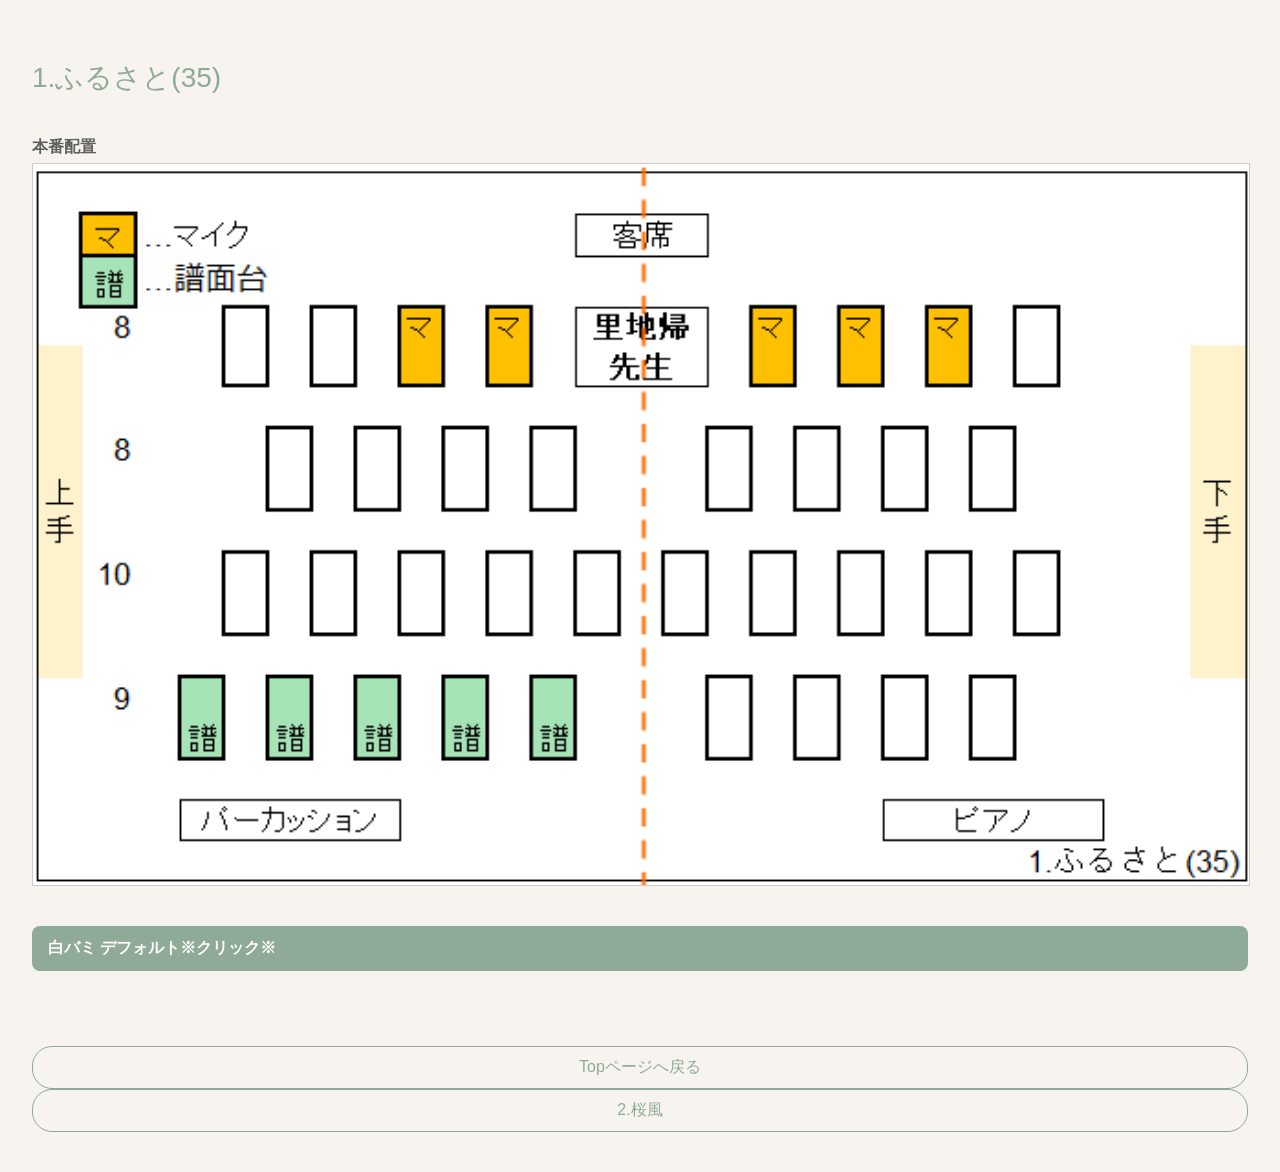
<file: no1.html>
<!DOCTYPE html>
<html lang="ja">
<head>
  <meta name="viewport" content="width=device-width, initial-scale=1.0">
  <meta charset="UTF-8">
  <title>2026Cocoro舞台 1.ふるさと</title>
  <link rel="stylesheet" href="design.css">
</head>
  
<body>
  <h1>1.ふるさと(35)</h1><!--※変更※-->
  <div class = "section">
    <div class = "label">本番配置</div>
    <img src = "image/1-2.png" alt = "本番配置"><!--※変更※-->
  </div>

  <br><br>

  <div class = "section">
    <details>
      <summary class = "label">白バミ デフォルト※クリック※</summary>
      <img src = "image/b1.png" alt = "デフォルト">
    </details>
  </div>

  <br><br><br>
  
<nav class="pagechange">
  <a href ="index.html" >Topページへ戻る</a>
  <a href ="no2.html" >2.桜風</a><!--※変更※-->
</nav>
</file>
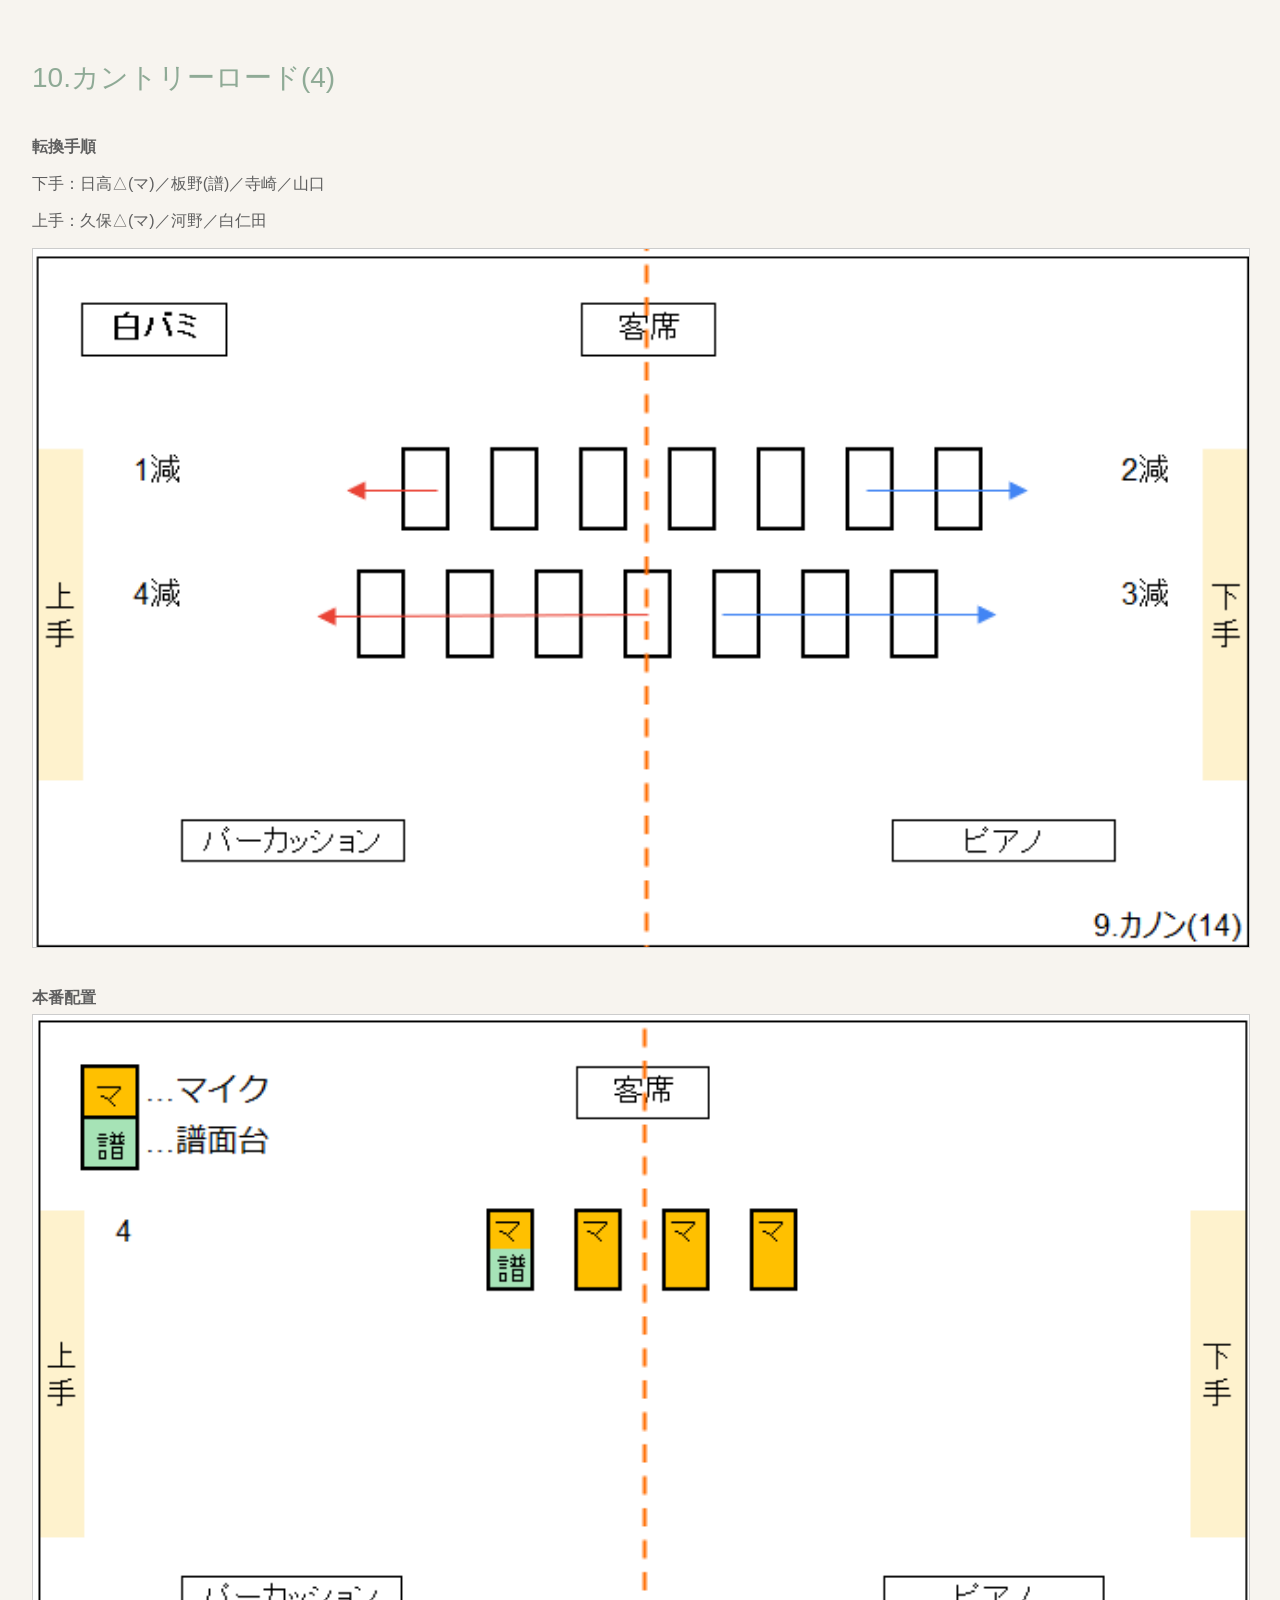
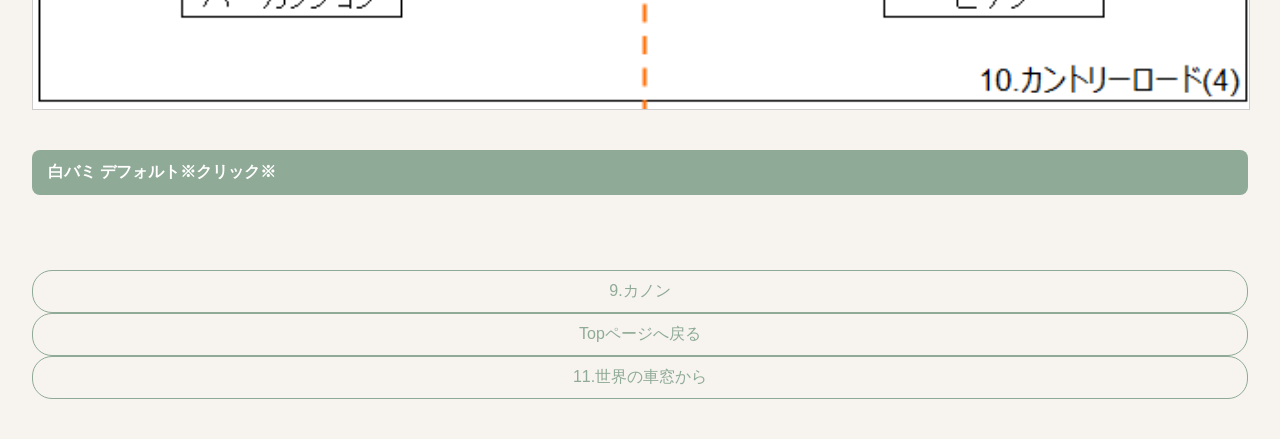
<file: no10.html>
<!DOCTYPE html>
<html lang="ja">
<head>
  <meta name="viewport" content="width=device-width, initial-scale=1.0">
  <meta charset="UTF-8">
  <title>2026Cocoro舞台 10.カントリーロード</title>
  <link rel="stylesheet" href="design.css">
</head>
  
<body>
  <h1>10.カントリーロード(4)</h1><!--※変更※-->
  <div class = "section">
    <div class = "label">転換手順</div>
    <p>下手：日高△(マ)／板野(譜)／寺崎／山口</p>
    <p>上手：久保△(マ)／河野／白仁田</p>
    <img src = "image/10-1.png" alt = "転換手順"><!--※変更※-->
  </div>

  <br><br>

  <div class = "section">
    <div class = "label">本番配置</div>
    <img src = "image/10-2.png" alt = "本番配置"><!--※変更※-->
  </div>

  <br><br>

  <div class = "section">
    <details>
      <summary class = "label">白バミ デフォルト※クリック※</summary>
      <img src = "image/b1.png" alt = "デフォルト">
    </details>
  </div>

  <br><br><br>
  
<nav class="pagechange">
  <a href ="no9.html" >9.カノン</a><!--※変更※-->
  <a href ="index.html" >Topページへ戻る</a>
  <a href ="no11.html" >11.世界の車窓から</a><!--※変更※-->
</nav>

</body>
</html>
</file>
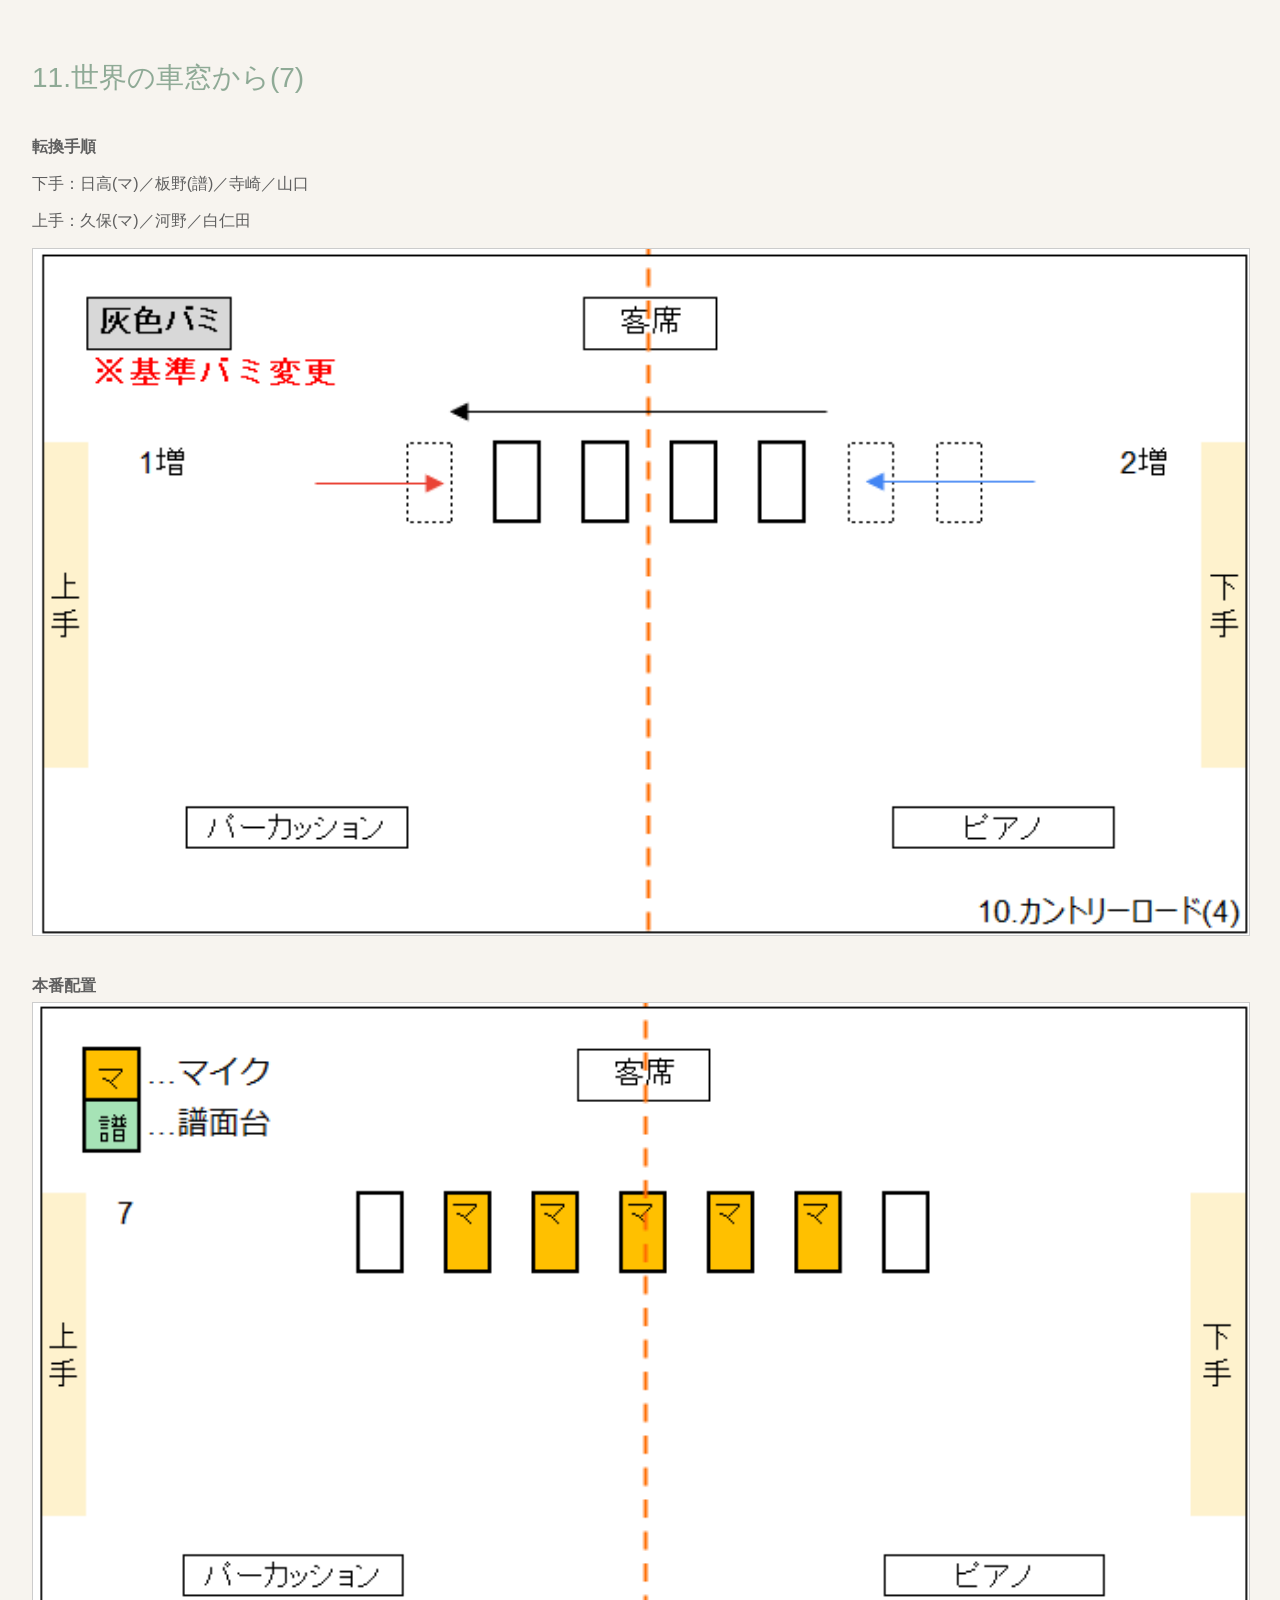
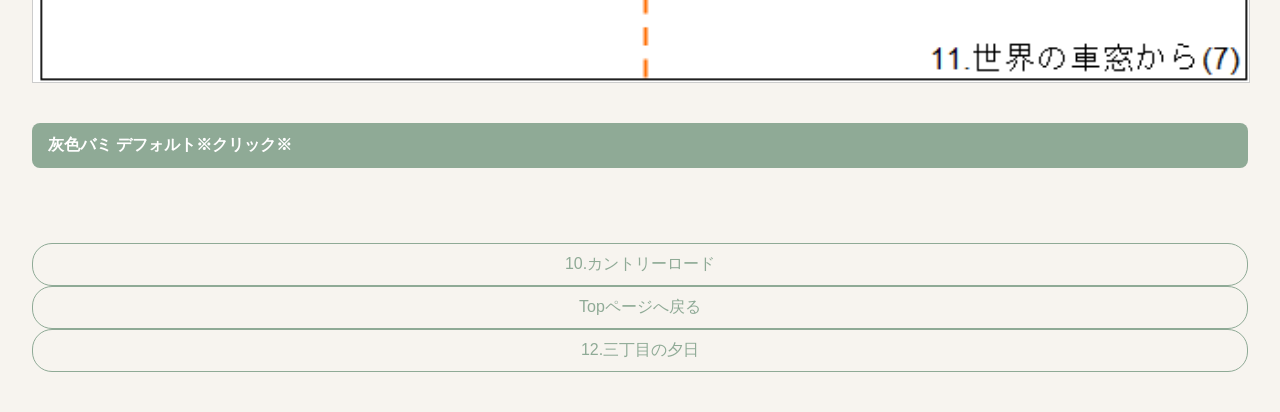
<file: no11.html>
<!DOCTYPE html>
<html lang="ja">
<head>
  <meta name="viewport" content="width=device-width, initial-scale=1.0">
  <meta charset="UTF-8">
  <title>2026Cocoro舞台 11.世界の車窓から</title>
  <link rel="stylesheet" href="design.css">
</head>
  
<body>
  <h1>11.世界の車窓から(7)</h1><!--※変更※-->
  <div class = "section">
    <div class = "label">転換手順</div>
    <p>下手：日高(マ)／板野(譜)／寺崎／山口</p>
    <p>上手：久保(マ)／河野／白仁田</p>
    <img src = "image/11-1.png" alt = "転換手順"><!--※変更※-->
  </div>

  <br><br>

  <div class = "section">
    <div class = "label">本番配置</div>
    <img src = "image/11-2.png" alt = "本番配置"><!--※変更※-->
  </div>

  <br><br>

  <div class = "section">
    <details>
      <summary class = "label">灰色バミ デフォルト※クリック※</summary>
      <img src = "image/b2.png" alt = "デフォルト">
    </details>
  </div>

  <br><br><br>
  
<nav class="pagechange">
  <a href ="no10.html" >10.カントリーロード</a><!--※変更※-->
  <a href ="index.html" >Topページへ戻る</a>
  <a href ="no12.html" >12.三丁目の夕日</a><!--※変更※-->
</nav>

</body>
</html>
</file>
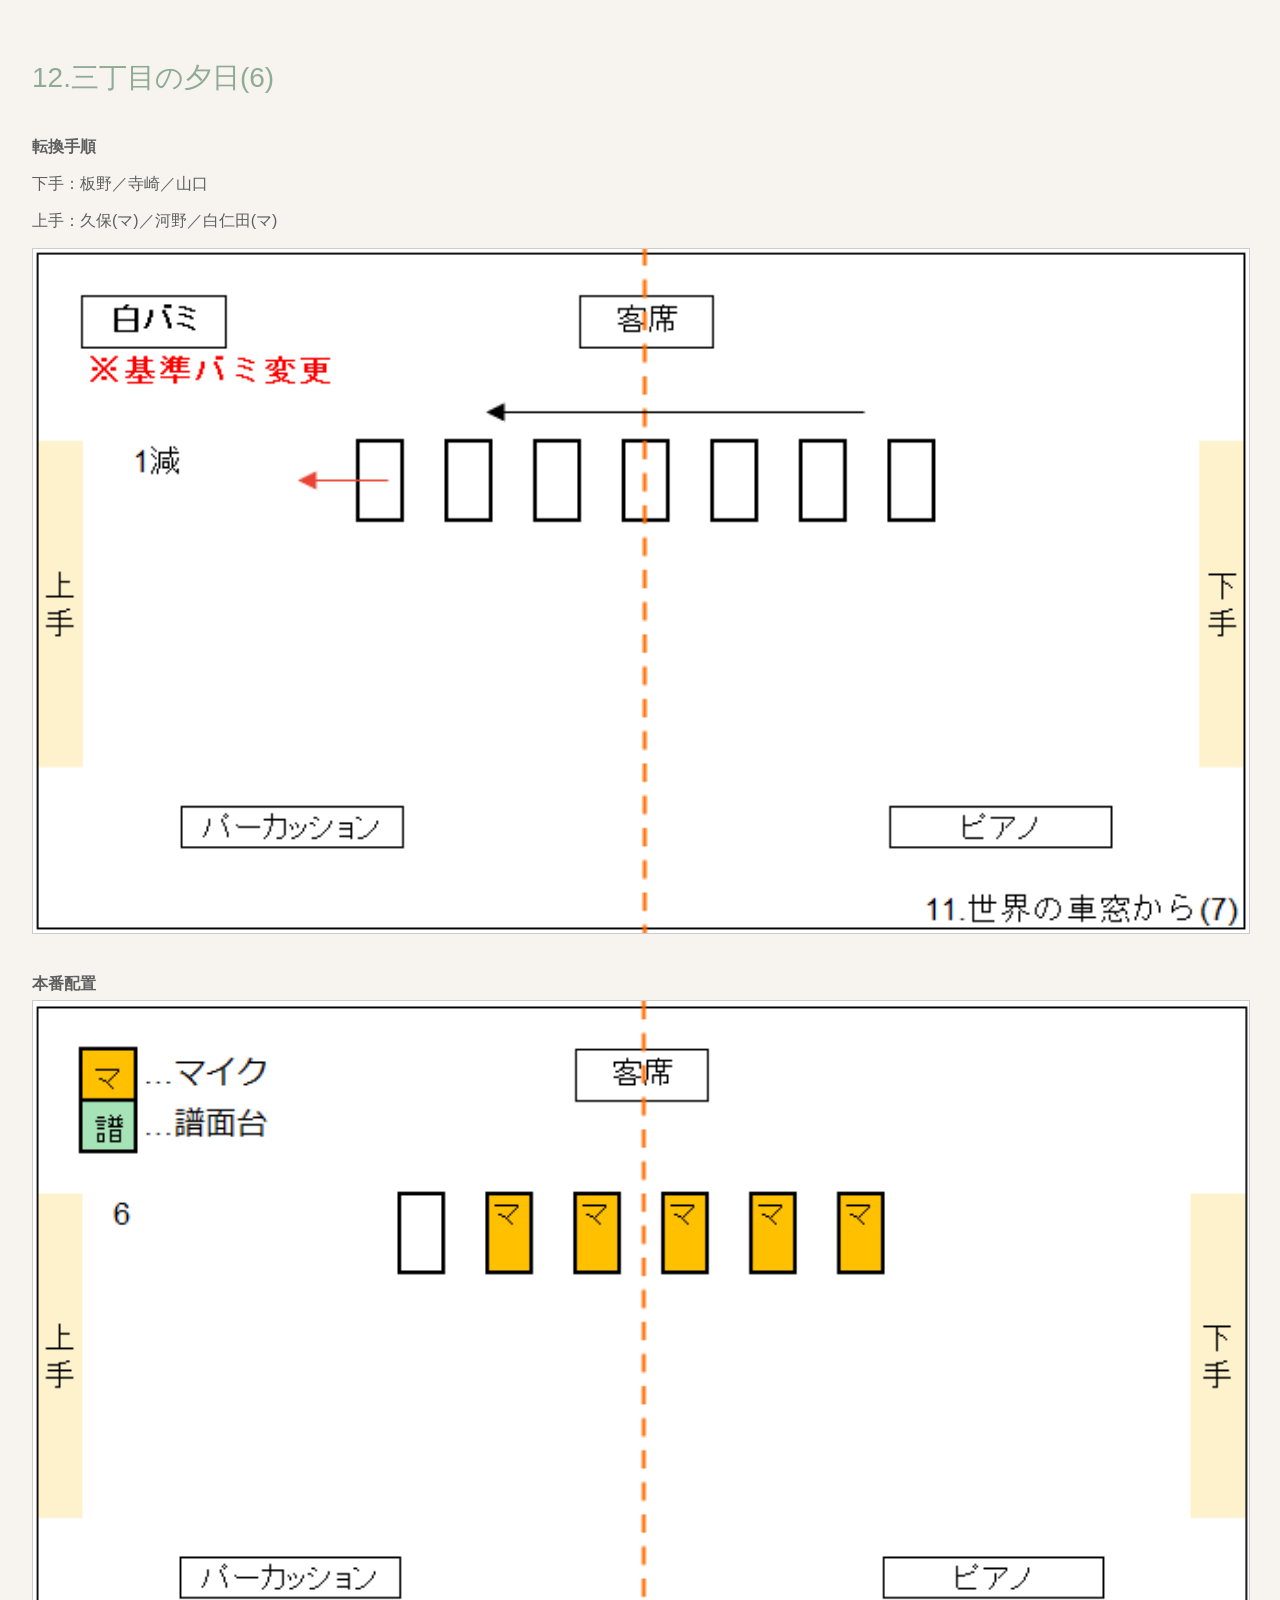
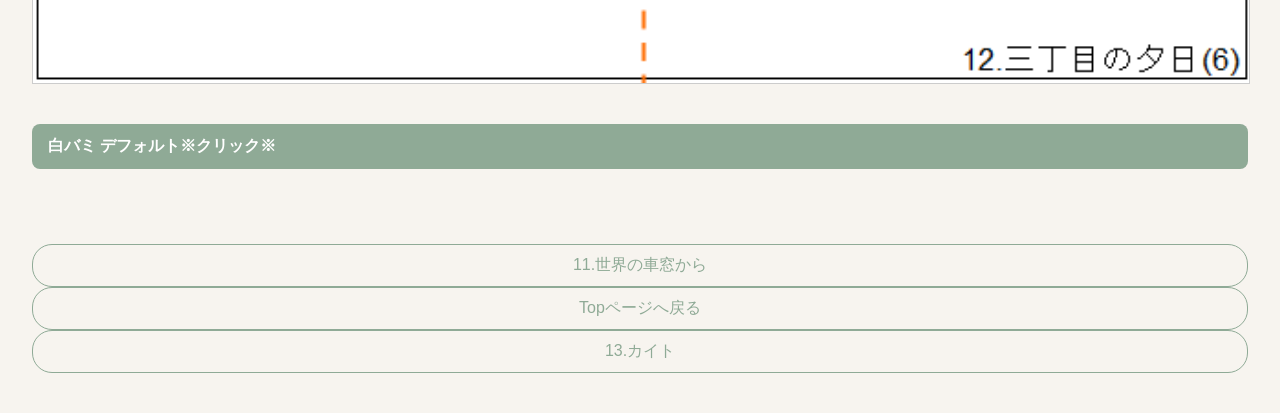
<file: no12.html>
<!DOCTYPE html>
<html lang="ja">
<head>
  <meta name="viewport" content="width=device-width, initial-scale=1.0">
  <meta charset="UTF-8">
  <title>2026Cocoro舞台 12.三丁目の夕日</title>
  <link rel="stylesheet" href="design.css">
</head>
  
<body>
  <h1>12.三丁目の夕日(6)</h1><!--※変更※-->
  <div class = "section">
    <div class = "label">転換手順</div>
    <p>下手：板野／寺崎／山口</p>
    <p>上手：久保(マ)／河野／白仁田(マ)</p>
    <img src = "image/12-1.png" alt = "転換手順"><!--※変更※-->
  </div>

  <br><br>

  <div class = "section">
    <div class = "label">本番配置</div>
    <img src = "image/12-2.png" alt = "本番配置"><!--※変更※-->
  </div>

  <br><br>

  <div class = "section">
    <details>
      <summary class = "label">白バミ デフォルト※クリック※</summary>
      <img src = "image/b1.png" alt = "デフォルト">
    </details>
  </div>

  <br><br><br>
  
<nav class="pagechange">
  <a href ="no11.html" >11.世界の車窓から</a><!--※変更※-->
  <a href ="index.html" >Topページへ戻る</a>
  <a href ="no13.html" >13.カイト</a><!--※変更※-->
</nav>

</body>
</html>
</file>
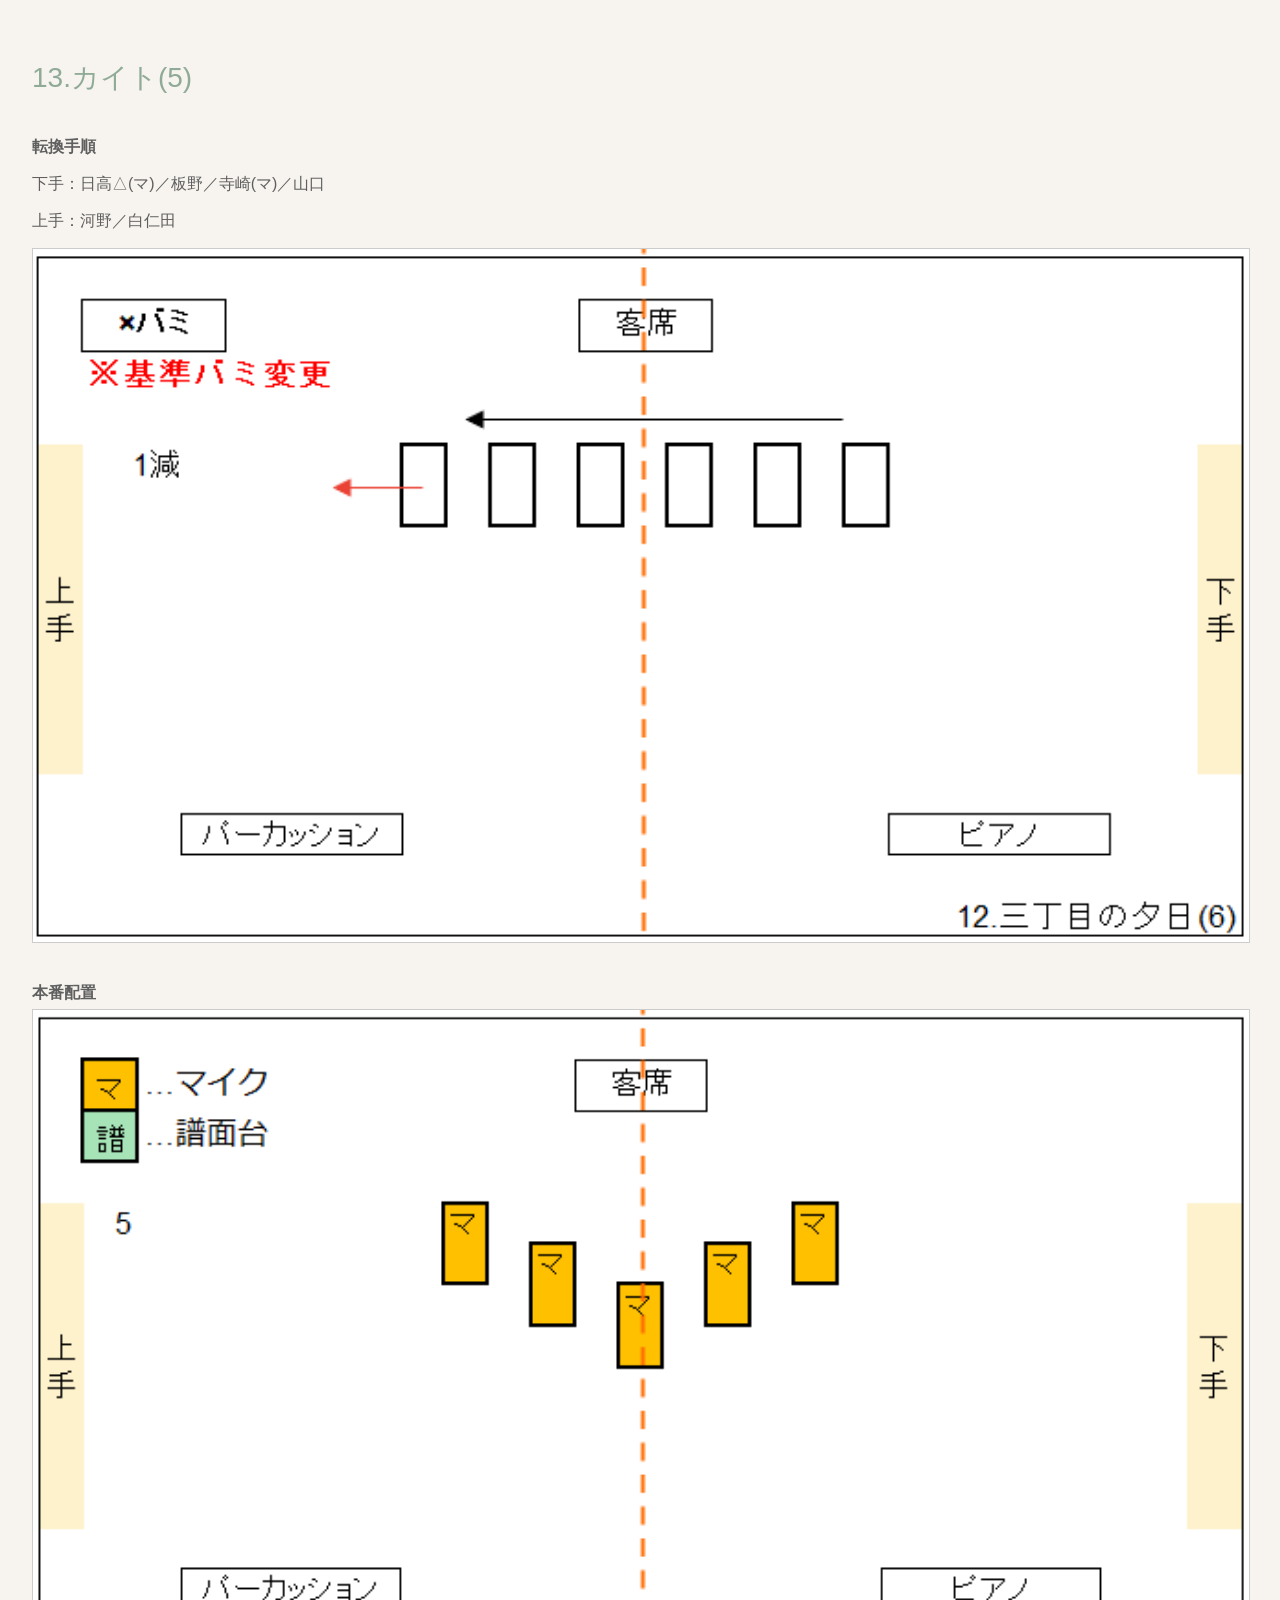
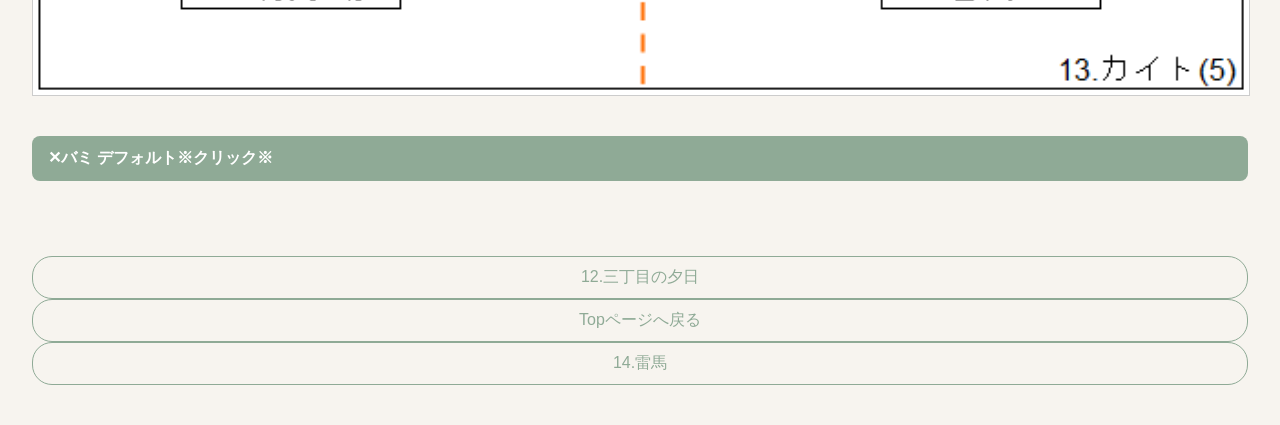
<file: no13.html>
<!DOCTYPE html>
<html lang="ja">
<head>
  <meta name="viewport" content="width=device-width, initial-scale=1.0">
  <meta charset="UTF-8">
  <title>2026Cocoro舞台 13.カイト</title>
  <link rel="stylesheet" href="design.css">
</head>
  
<body>
  <h1>13.カイト(5)</h1><!--※変更※-->
  <div class = "section">
    <div class = "label">転換手順</div>
    <p>下手：日高△(マ)／板野／寺崎(マ)／山口</p>
    <p>上手：河野／白仁田</p>
    <img src = "image/13-1.png" alt = "転換手順"><!--※変更※-->
  </div>

  <br><br>

  <div class = "section">
    <div class = "label">本番配置</div>
    <img src = "image/13-2.png" alt = "本番配置"><!--※変更※-->
  </div>

  <br><br>

  <div class = "section">
    <details>
      <summary class = "label">✕バミ デフォルト※クリック※</summary>
      <img src = "image/b3.png" alt = "デフォルト">
    </details>
  </div>

  <br><br><br>
  
<nav class="pagechange">
  <a href ="no12.html" >12.三丁目の夕日</a><!--※変更※-->
  <a href ="index.html" >Topページへ戻る</a>
  <a href ="no14.html" >14.雷馬</a><!--※変更※-->
</nav>

</body>
</html>
</file>
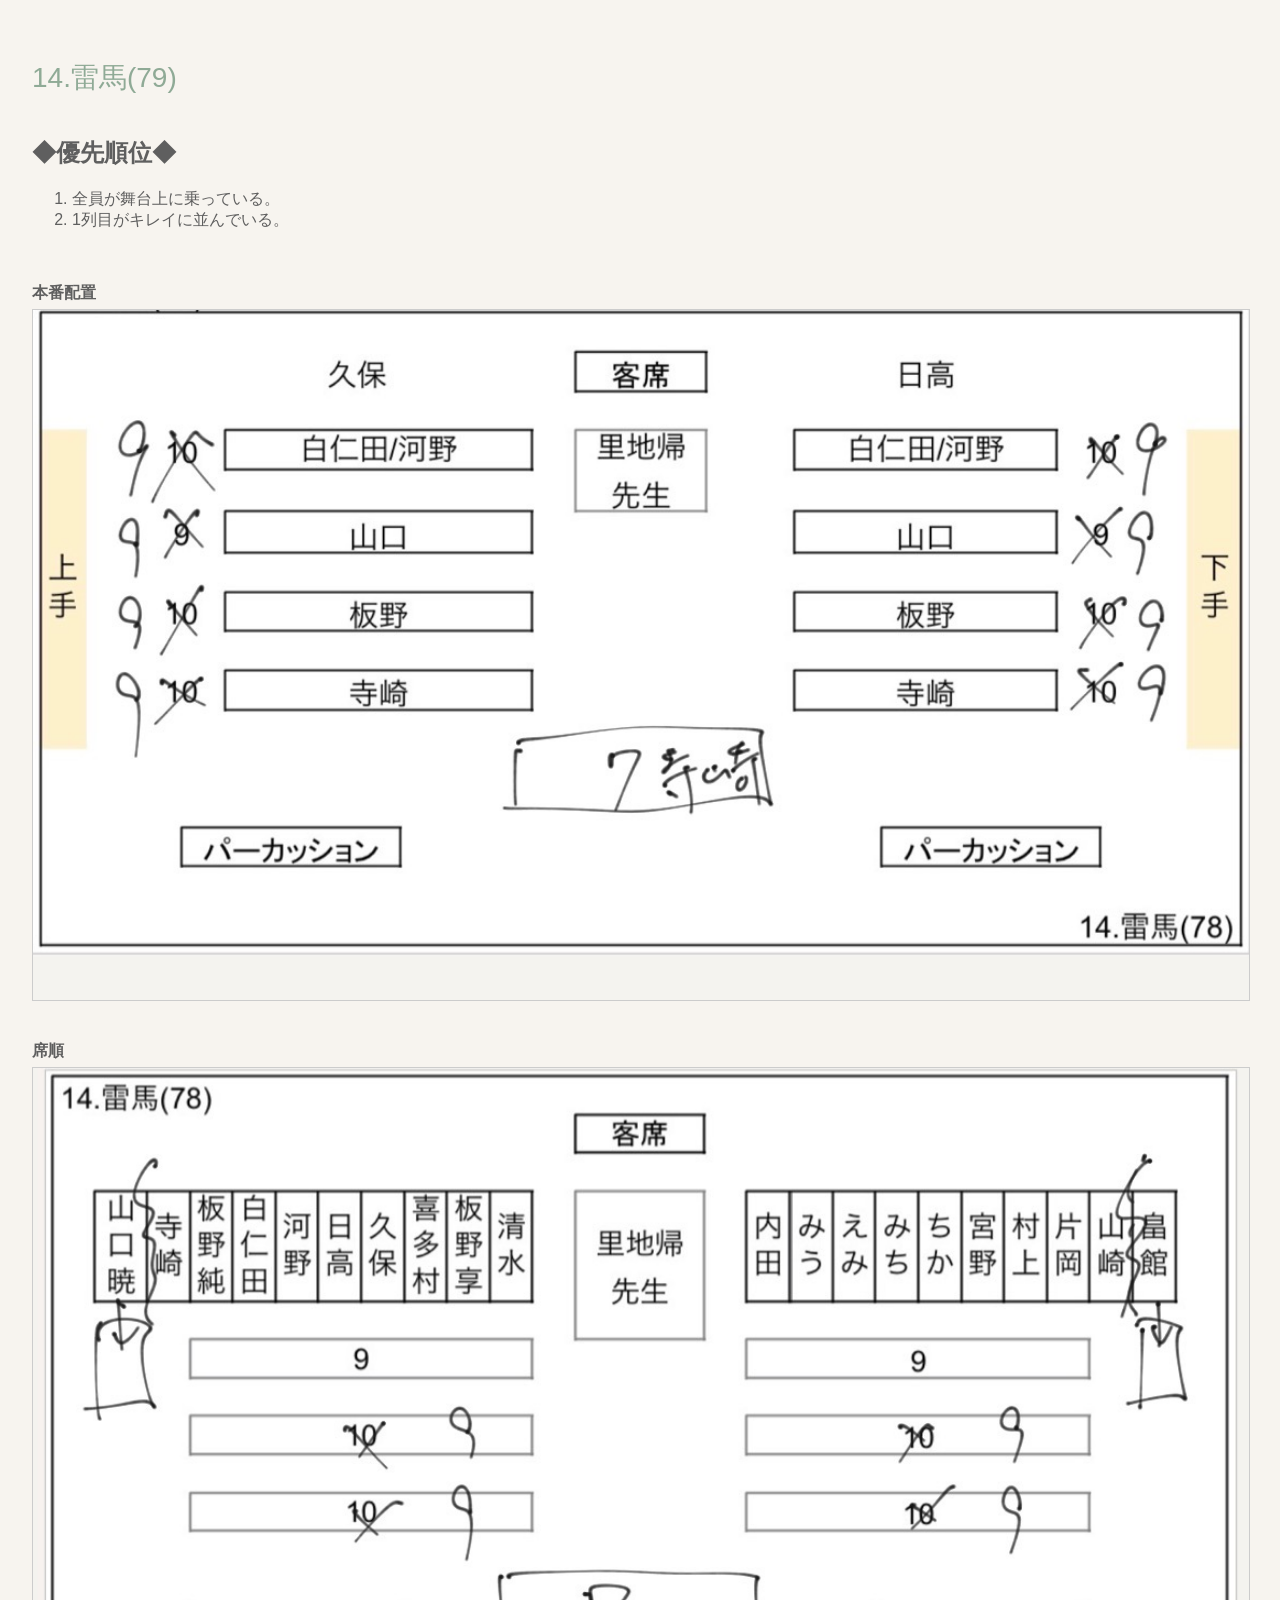
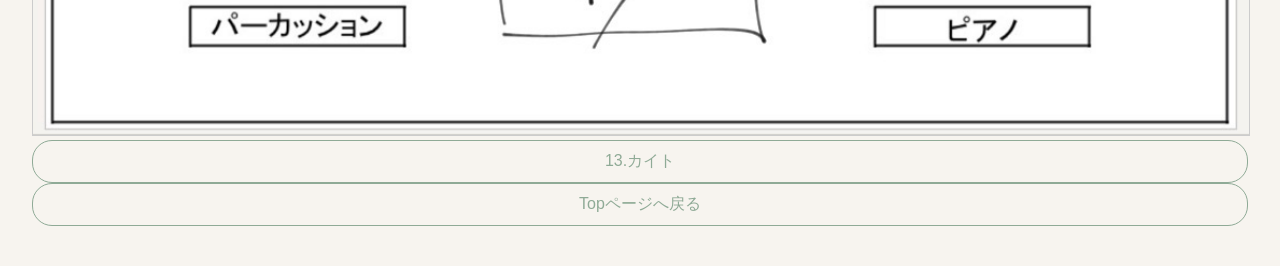
<file: no14.html>
<!DOCTYPE html>
<html lang="ja">
<head>
  <meta name="viewport" content="width=device-width, initial-scale=1.0">
  <meta charset="UTF-8">
  <title>2026Cocoro舞台 14.雷馬</title>
  <link rel="stylesheet" href="design.css">
</head>
  
<body>
  <h1>14.雷馬(79)</h1><!--※変更※-->
  
  <h2>◆優先順位◆</h2>

  <ol>
    <li>全員が舞台上に乗っている。</li>
    <li>1列目がキレイに並んでいる。</li>
  </ol>

  <br><br>

  <div class = "section">
    <div class = "label">本番配置</div>
    <img src = "image/14-1.jpg" alt = "本番配置"><!--※変更※-->
  </div>

  <br><br>

  <div class = "section">
    <div class = "label">席順</div>
    <img src = "image/14-2.jpg" alt = "本番配置"><!--※変更※-->
  </div>
  
<nav class="pagechange">
  <a href ="no13.html" >13.カイト</a><!--※変更※-->
  <a href ="index.html" >Topページへ戻る</a>
</nav>

</body>
</html>
</file>
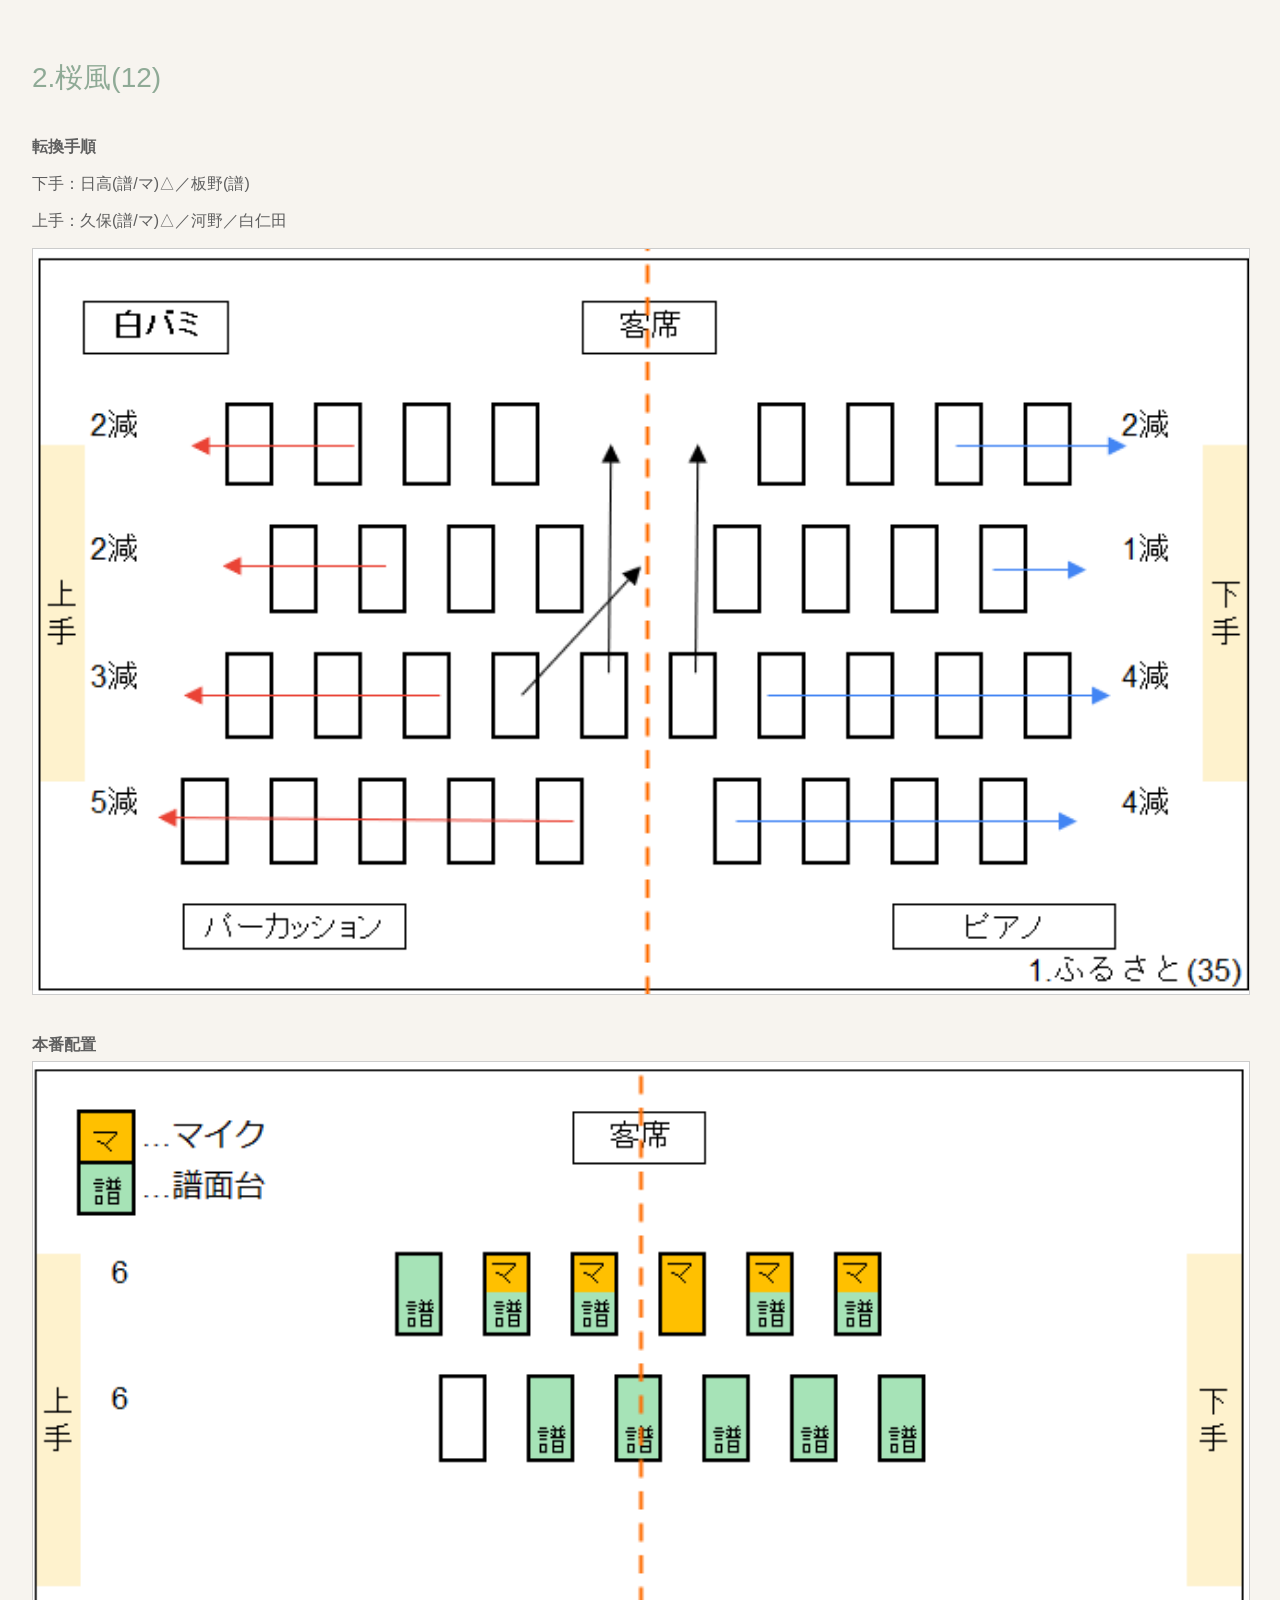
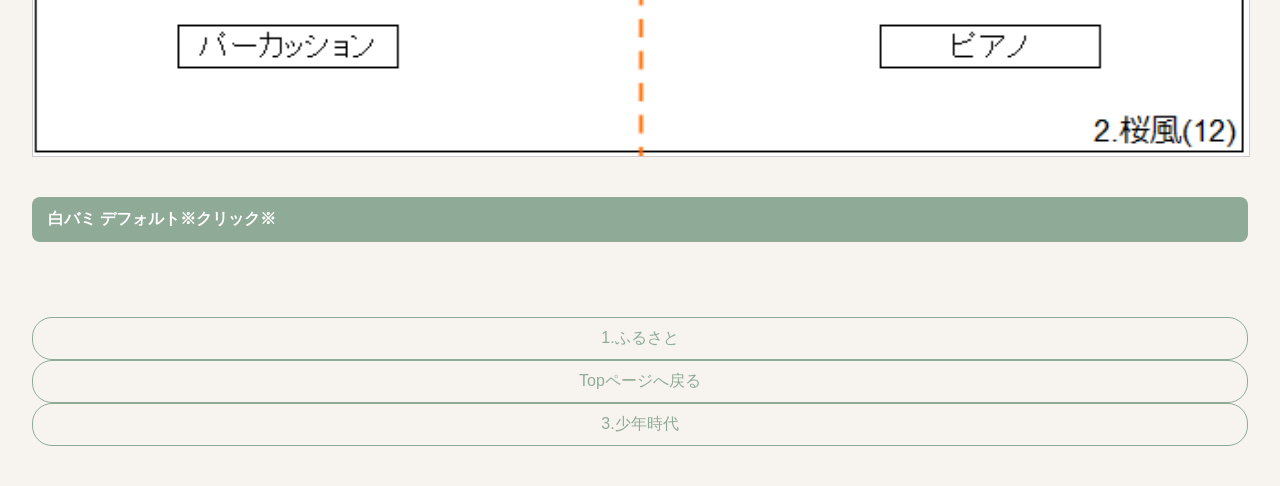
<file: no2.html>
<!DOCTYPE html>
<html lang="ja">
<head>
  <meta name="viewport" content="width=device-width, initial-scale=1.0">
  <meta charset="UTF-8">
  <title>2026Cocoro舞台 2.桜風</title>
  <link rel="stylesheet" href="design.css">
</head>
  
<body>
  <h1>2.桜風(12)</h1><!--※変更※-->
  <div class = "section">
    <div class = "label">転換手順</div>
    <p>下手：日高(譜/マ)△／板野(譜)</p>
    <p>上手：久保(譜/マ)△／河野／白仁田</p>
    <img src = "image/2-1.png" alt = "転換手順"><!--※変更※-->
  </div>

  <br><br>

  <div class = "section">
    <div class = "label">本番配置</div>
    <img src = "image/2-2.png" alt = "本番配置"><!--※変更※-->
  </div>

  <br><br>

  <div class = "section">
    <details>
      <summary class = "label">白バミ デフォルト※クリック※</summary>
      <img src = "image/b1.png" alt = "デフォルト">
    </details>
  </div>

  <br><br><br>
  
<nav class="pagechange">
  <a href ="no1.html">1.ふるさと</a><!--※変更※-->
  <a href ="index.html" >Topページへ戻る</a>
  <a href ="no3.html">3.少年時代</a><!--※変更※-->
</nav>

</body>
</html>
</file>
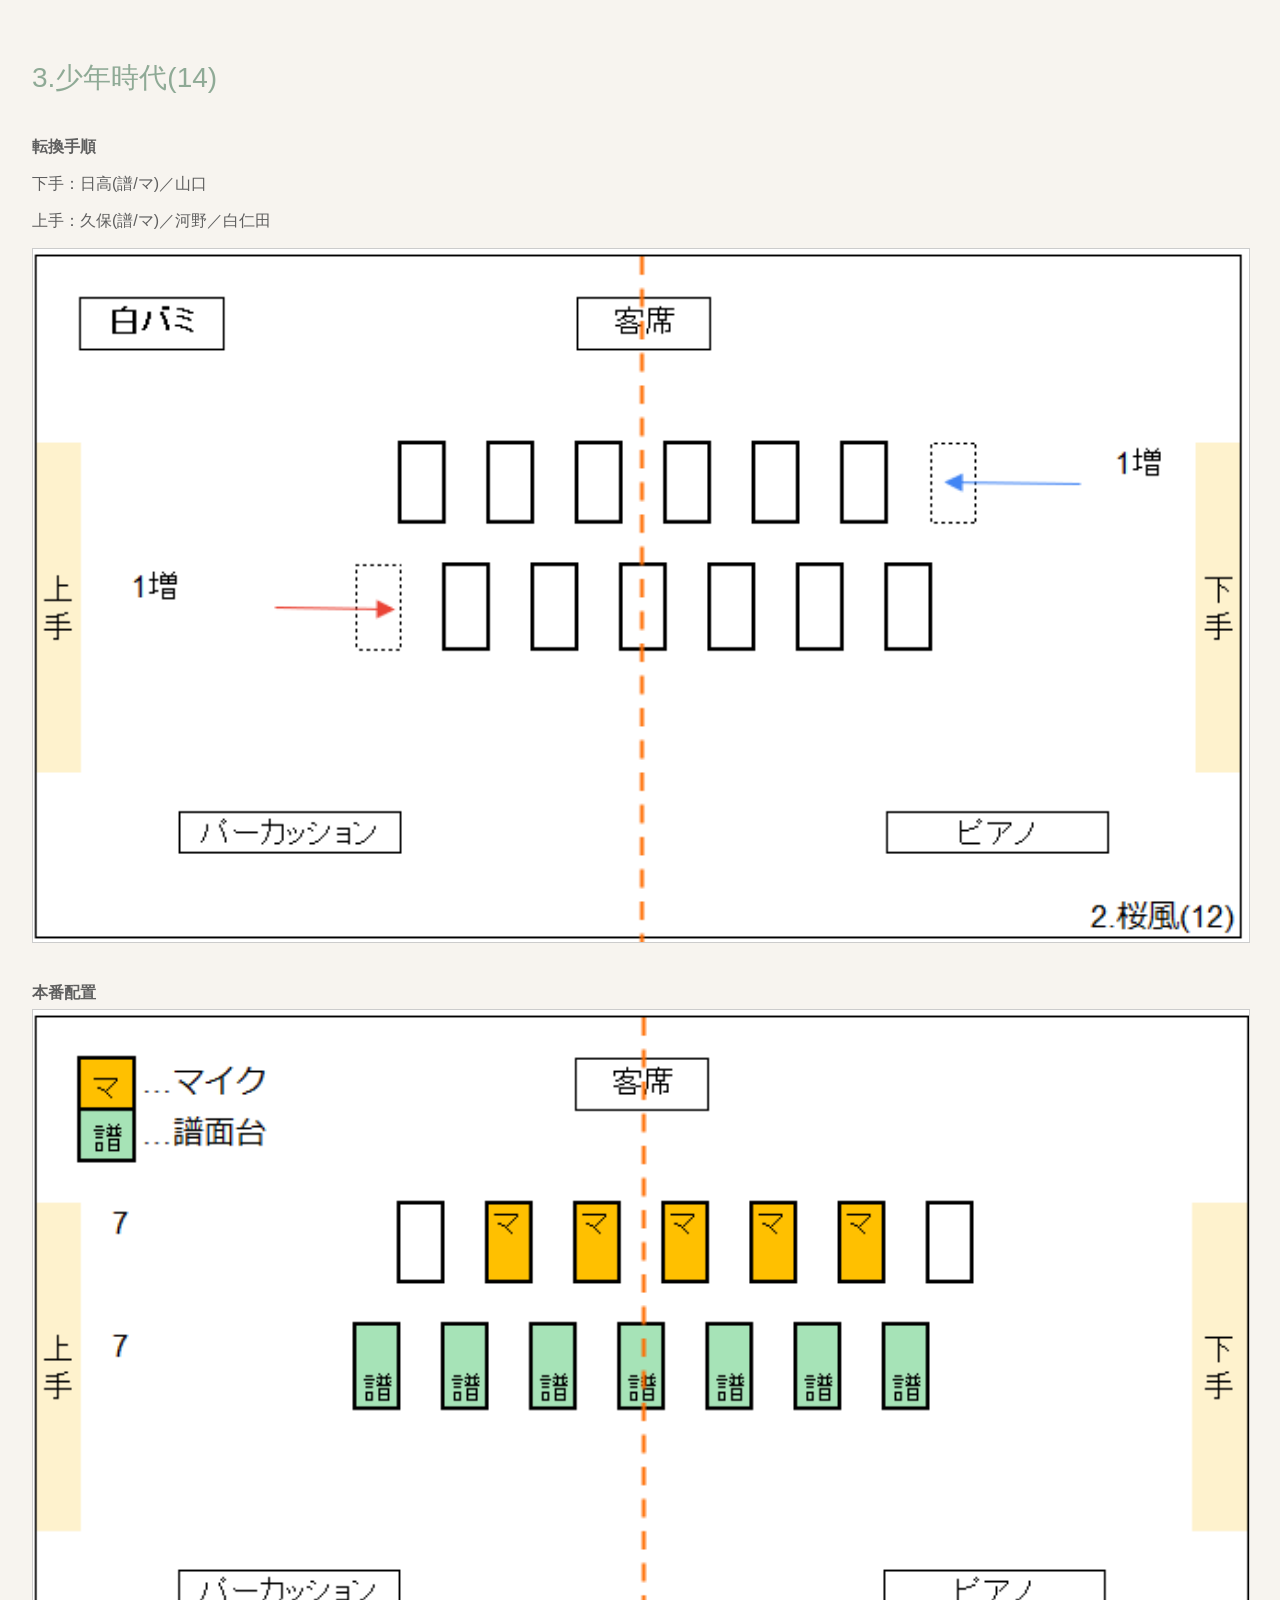
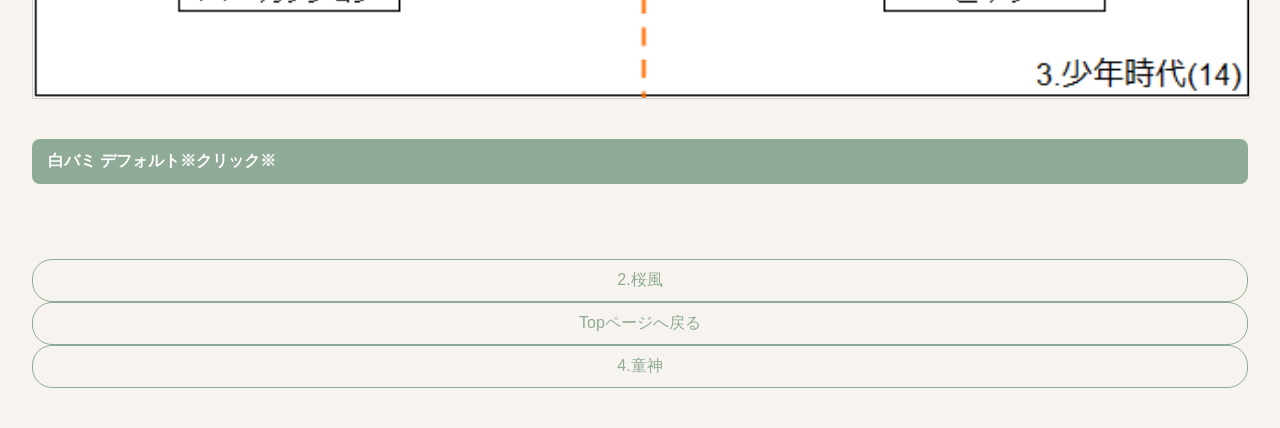
<file: no3.html>
<!DOCTYPE html>
<html lang="ja">
<head>
  <meta name="viewport" content="width=device-width, initial-scale=1.0">
  <meta charset="UTF-8">
  <title>2026Cocoro舞台 3.少年時代</title>
  <link rel="stylesheet" href="design.css">
</head>
  
<body>
  <h1>3.少年時代(14)</h1><!--※変更※-->
  <div class = "section">
    <div class = "label">転換手順</div>
    <p>下手：日高(譜/マ)／山口</p>
    <p>上手：久保(譜/マ)／河野／白仁田</p>
    <img src = "image/3-1.png" alt = "転換手順"><!--※変更※-->
  </div>

  <br><br>

  <div class = "section">
    <div class = "label">本番配置</div>
    <img src = "image/3-2.png" alt = "本番配置"><!--※変更※-->
  </div>

  <br><br>

  <div class = "section">
    <details>
      <summary class = "label">白バミ デフォルト※クリック※</summary>
      <img src = "image/b1.png" alt = "デフォルト">
    </details>
  </div>

  <br><br><br>
  
<nav class="pagechange">
  <a href ="no2.html" >2.桜風</a><!--※変更※-->
  <a href ="index.html" >Topページへ戻る</a>
  <a href ="no4.html">4.童神</a><!--※変更※-->
</nav>

</body>
</html>
</file>
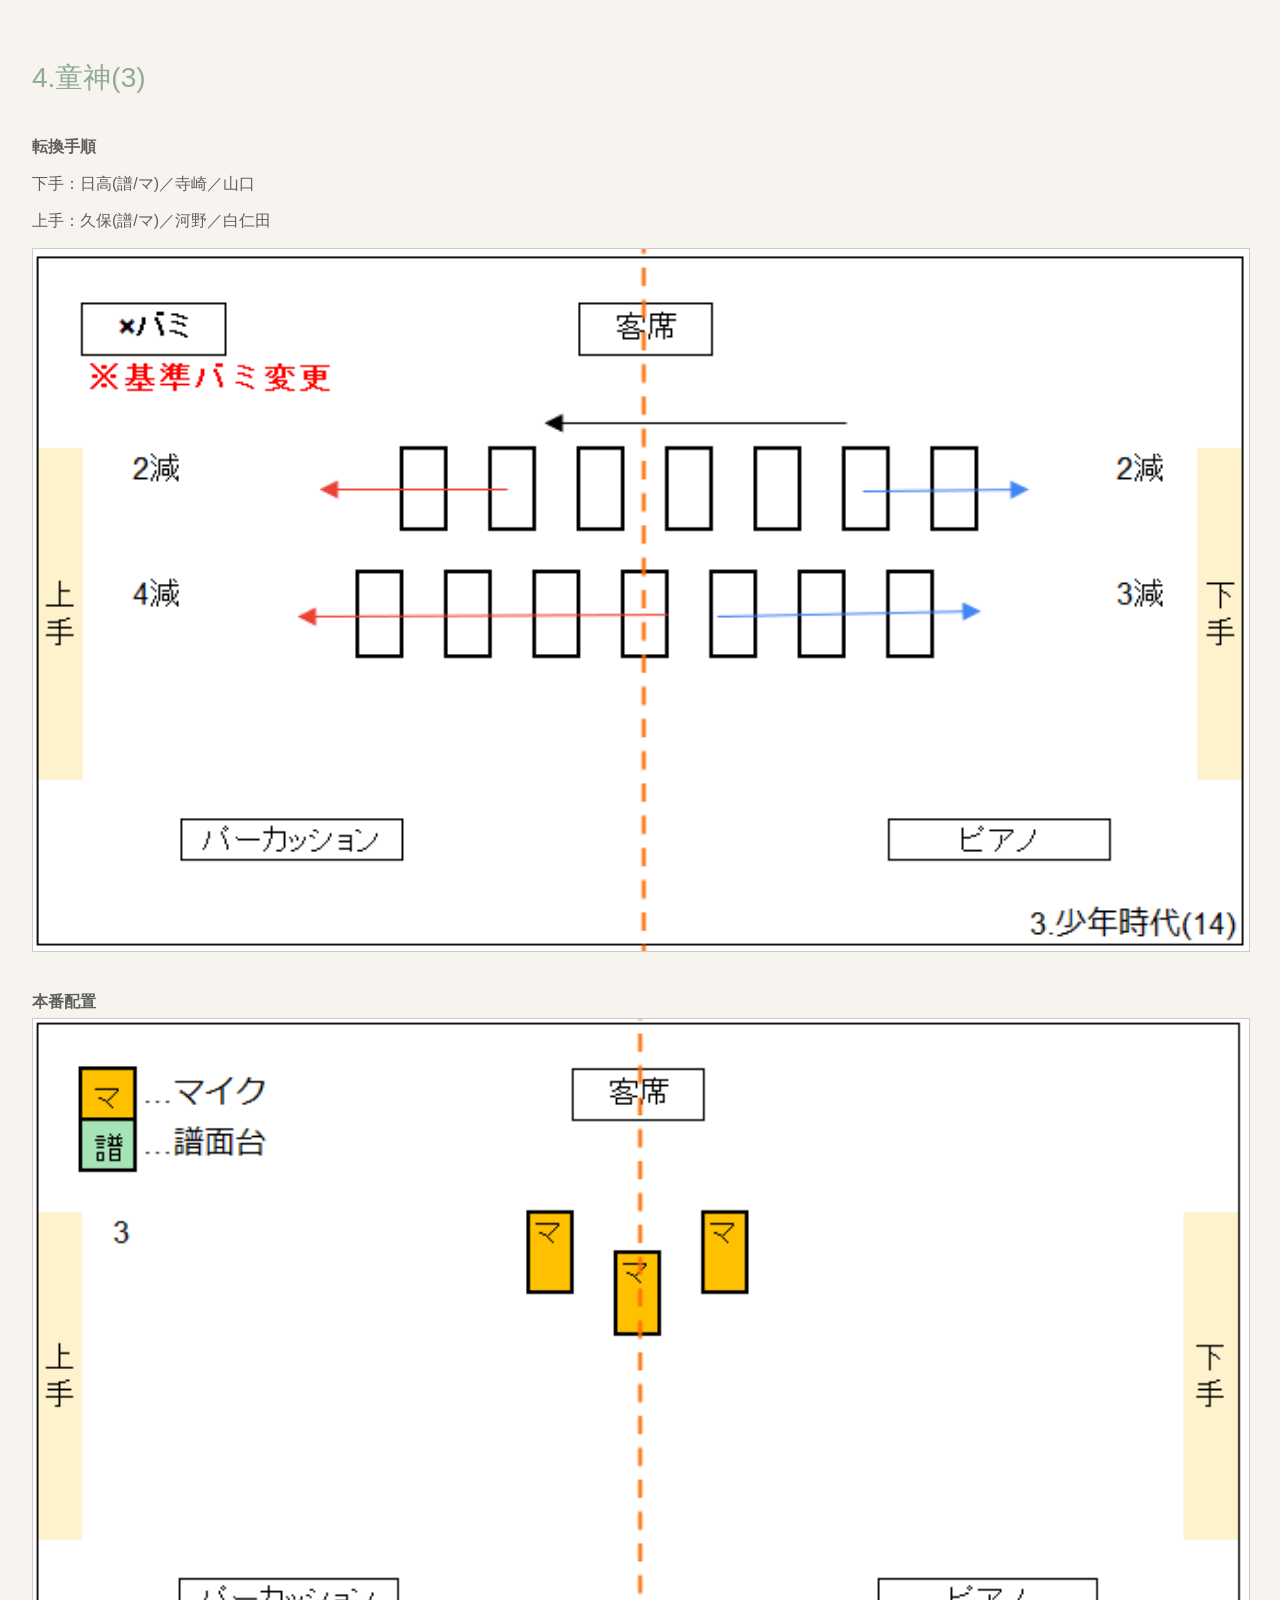
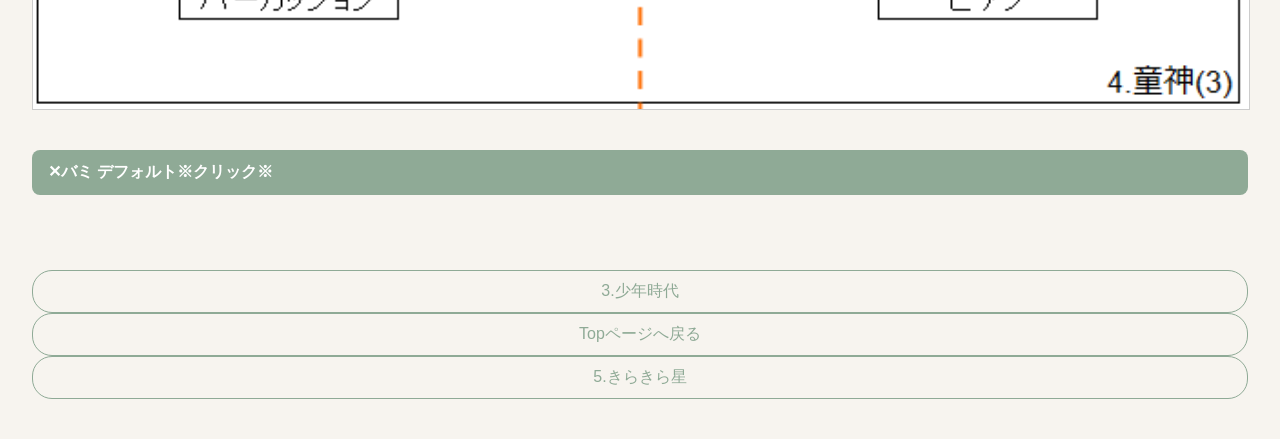
<file: no4.html>
<!DOCTYPE html>
<html lang="ja">
<head>
  <meta name="viewport" content="width=device-width, initial-scale=1.0">
  <meta charset="UTF-8">
  <title>2026Cocoro舞台 4.童神</title>
  <link rel="stylesheet" href="design.css">
</head>
  
<body>
  <h1>4.童神(3)</h1><!--※変更※-->
  <div class = "section">
    <div class = "label">転換手順</div>
    <p>下手：日高(譜/マ)／寺崎／山口</p>
    <p>上手：久保(譜/マ)／河野／白仁田</p>
    <img src = "image/4-1.png" alt = "転換手順"><!--※変更※-->
  </div>

  <br><br>

  <div class = "section">
    <div class = "label">本番配置</div>
    <img src = "image/4-2.png" alt = "本番配置"><!--※変更※-->
  </div>

  <br><br>

  <div class = "section">
    <details>
      <a href ="no3.html">3.少年時代</a><!--※変更※-->
      <summary class = "label">✕バミ デフォルト※クリック※</summary>
      <img src = "image/b3.png" alt = "デフォルト">
    </details>
  </div>

  <br><br><br>
  
<nav class="pagechange">
  <a href ="no3.html">3.少年時代</a><!--※変更※-->
  <a href ="index.html" >Topページへ戻る</a>
  <a href ="no5.html" >5.きらきら星</a><!--※変更※-->
</nav>

</body>
</html>
</file>
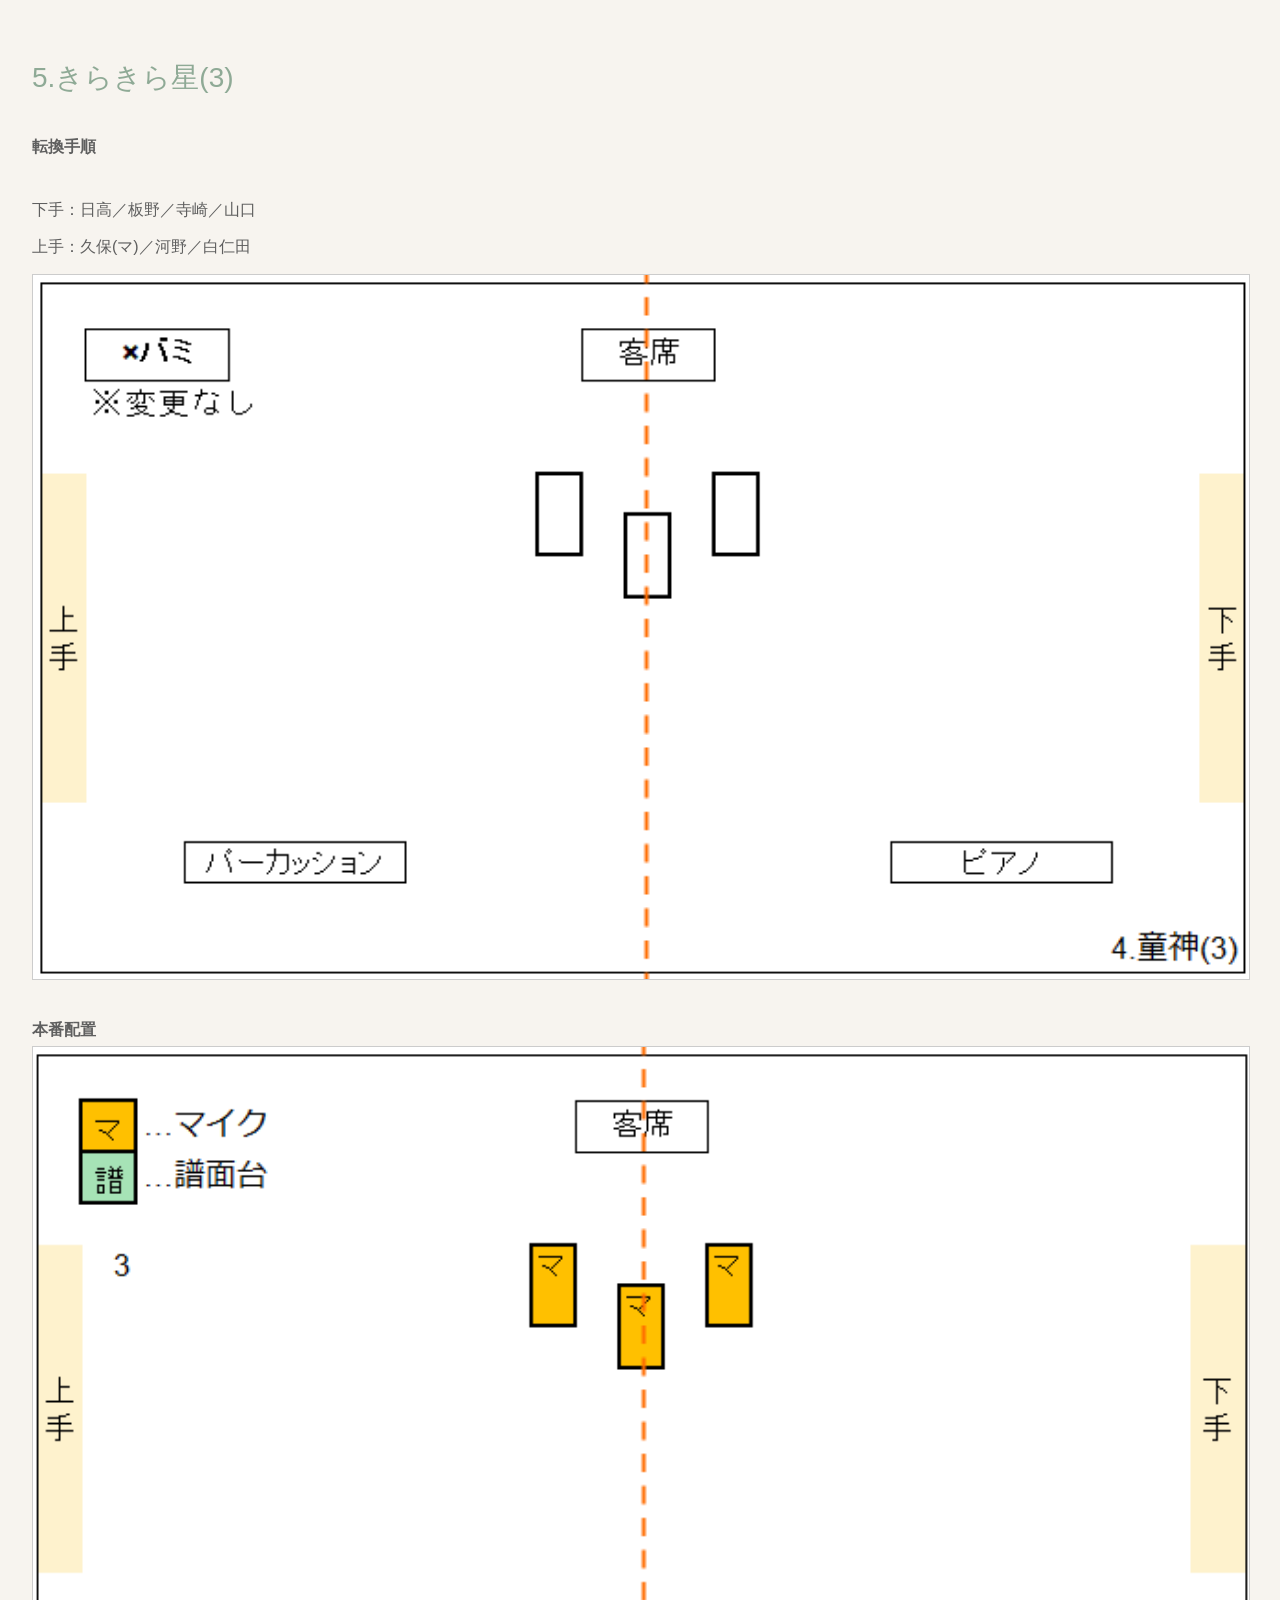
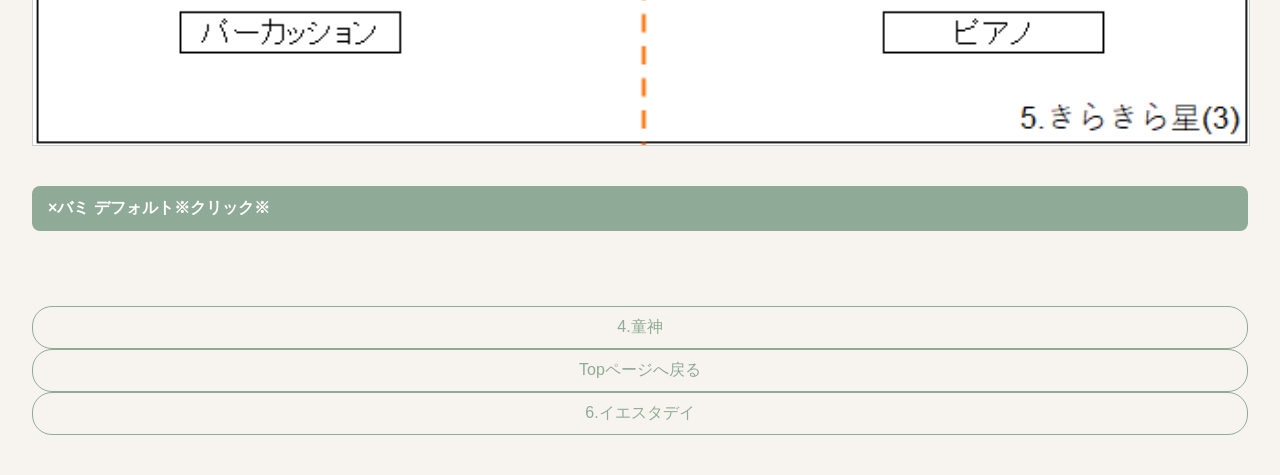
<file: no5.html>
<!DOCTYPE html>
<html lang="ja">
<head>
  <meta name="viewport" content="width=device-width, initial-scale=1.0">
  <meta charset="UTF-8">
  <title>2026Cocoro舞台 5.きらきら星</title>
  <link rel="stylesheet" href="design.css">
</head>
  
<body>
  <h1>5.きらきら星(3)</h1><!--※変更※-->
  <div class = "section">
    <div class = "label">転換手順</div>
  　<p>下手：日高／板野／寺崎／山口</p>
    <p>上手：久保(マ)／河野／白仁田</p>
    <img src = "image/5-1.png" alt = "転換手順"><!--※変更※-->
  </div>

  <br><br>

  <div class = "section">
    <div class = "label">本番配置</div>
    <img src = "image/5-2.png" alt = "本番配置"><!--※変更※-->
  </div>

  <br><br>

  <div class = "section">
    <details>
      <summary class = "label">×バミ デフォルト※クリック※</summary>
      <img src = "image/b3.png" alt = "デフォルト">
    </details>
  </div>

  <br><br><br>
  
<nav class="pagechange">
  <a href ="no4.html">4.童神</a><!--※変更※-->
  <a href ="index.html" >Topページへ戻る</a>
  <a href ="no6.html" >6.イエスタデイ</a><!--※変更※-->
</nav>

</body>
</html>
</file>
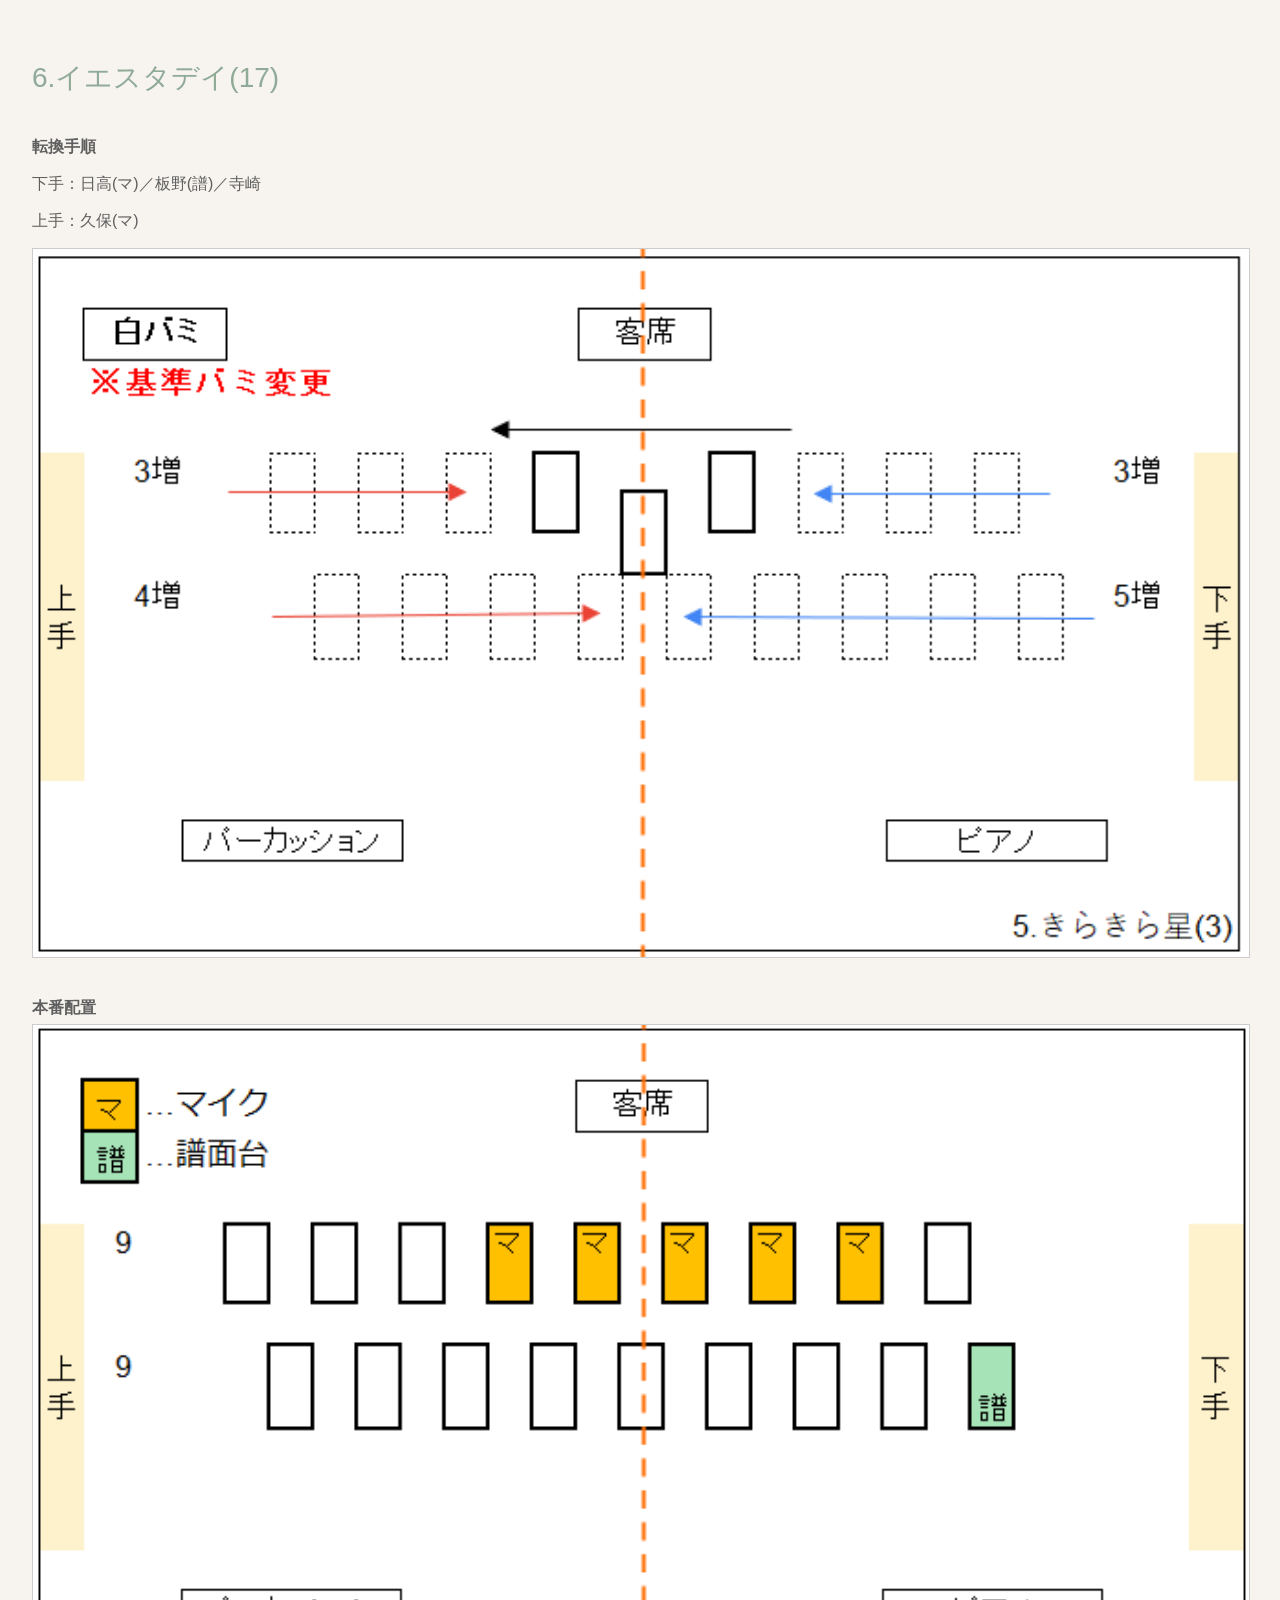
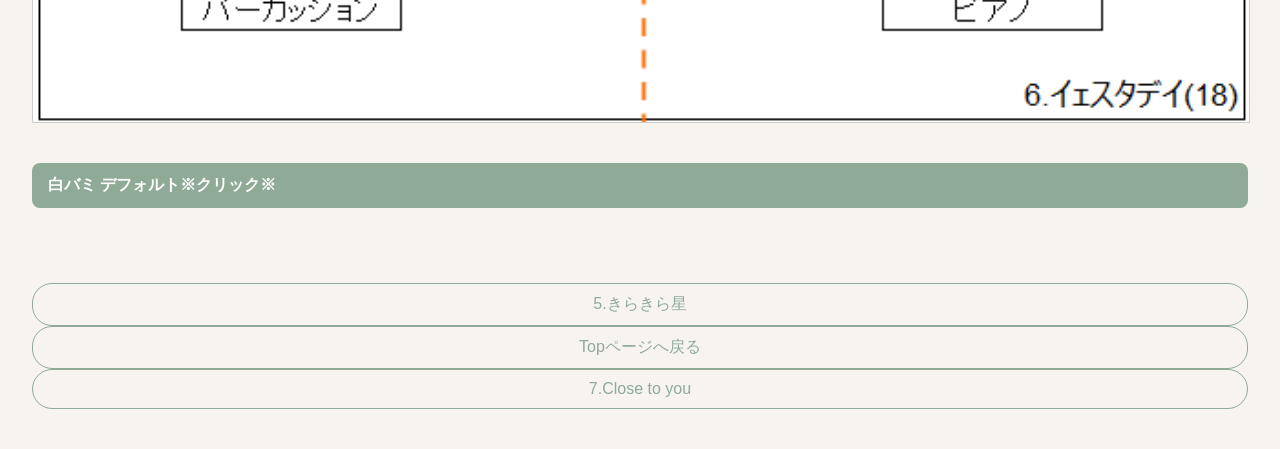
<file: no6.html>
<!DOCTYPE html>
<html lang="ja">
<head>
  <meta name="viewport" content="width=device-width, initial-scale=1.0">
  <meta charset="UTF-8">
  <title>2026Cocoro舞台 6.イエスタデイ</title>
  <link rel="stylesheet" href="design.css">
</head>
  
<body>
  <h1>6.イエスタデイ(17)</h1><!--※変更※-->
  <div class = "section">
    <div class = "label">転換手順</div>
    <p>下手：日高(マ)／板野(譜)／寺崎</p>
    <p>上手：久保(マ)</p>
    <img src = "image/6-1.png" alt = "転換手順"><!--※変更※-->
  </div>

  <br><br>

  <div class = "section">
    <div class = "label">本番配置</div>
    <img src = "image/6-2.png" alt = "本番配置"><!--※変更※-->
  </div>

  <br><br>

  <div class = "section">
    <details>
      <summary class = "label">白バミ デフォルト※クリック※</summary>
      <img src = "image/b1.png" alt = "デフォルト">
    </details>
  </div>

  <br><br><br>
  
<nav class="pagechange">
  <a href ="no5.html" >5.きらきら星</a><!--※変更※-->
  <a href ="index.html" >Topページへ戻る</a>
  <a href ="no7.html" >7.Close to you</a><!--※変更※-->
</nav>

</body>
</html>
</file>
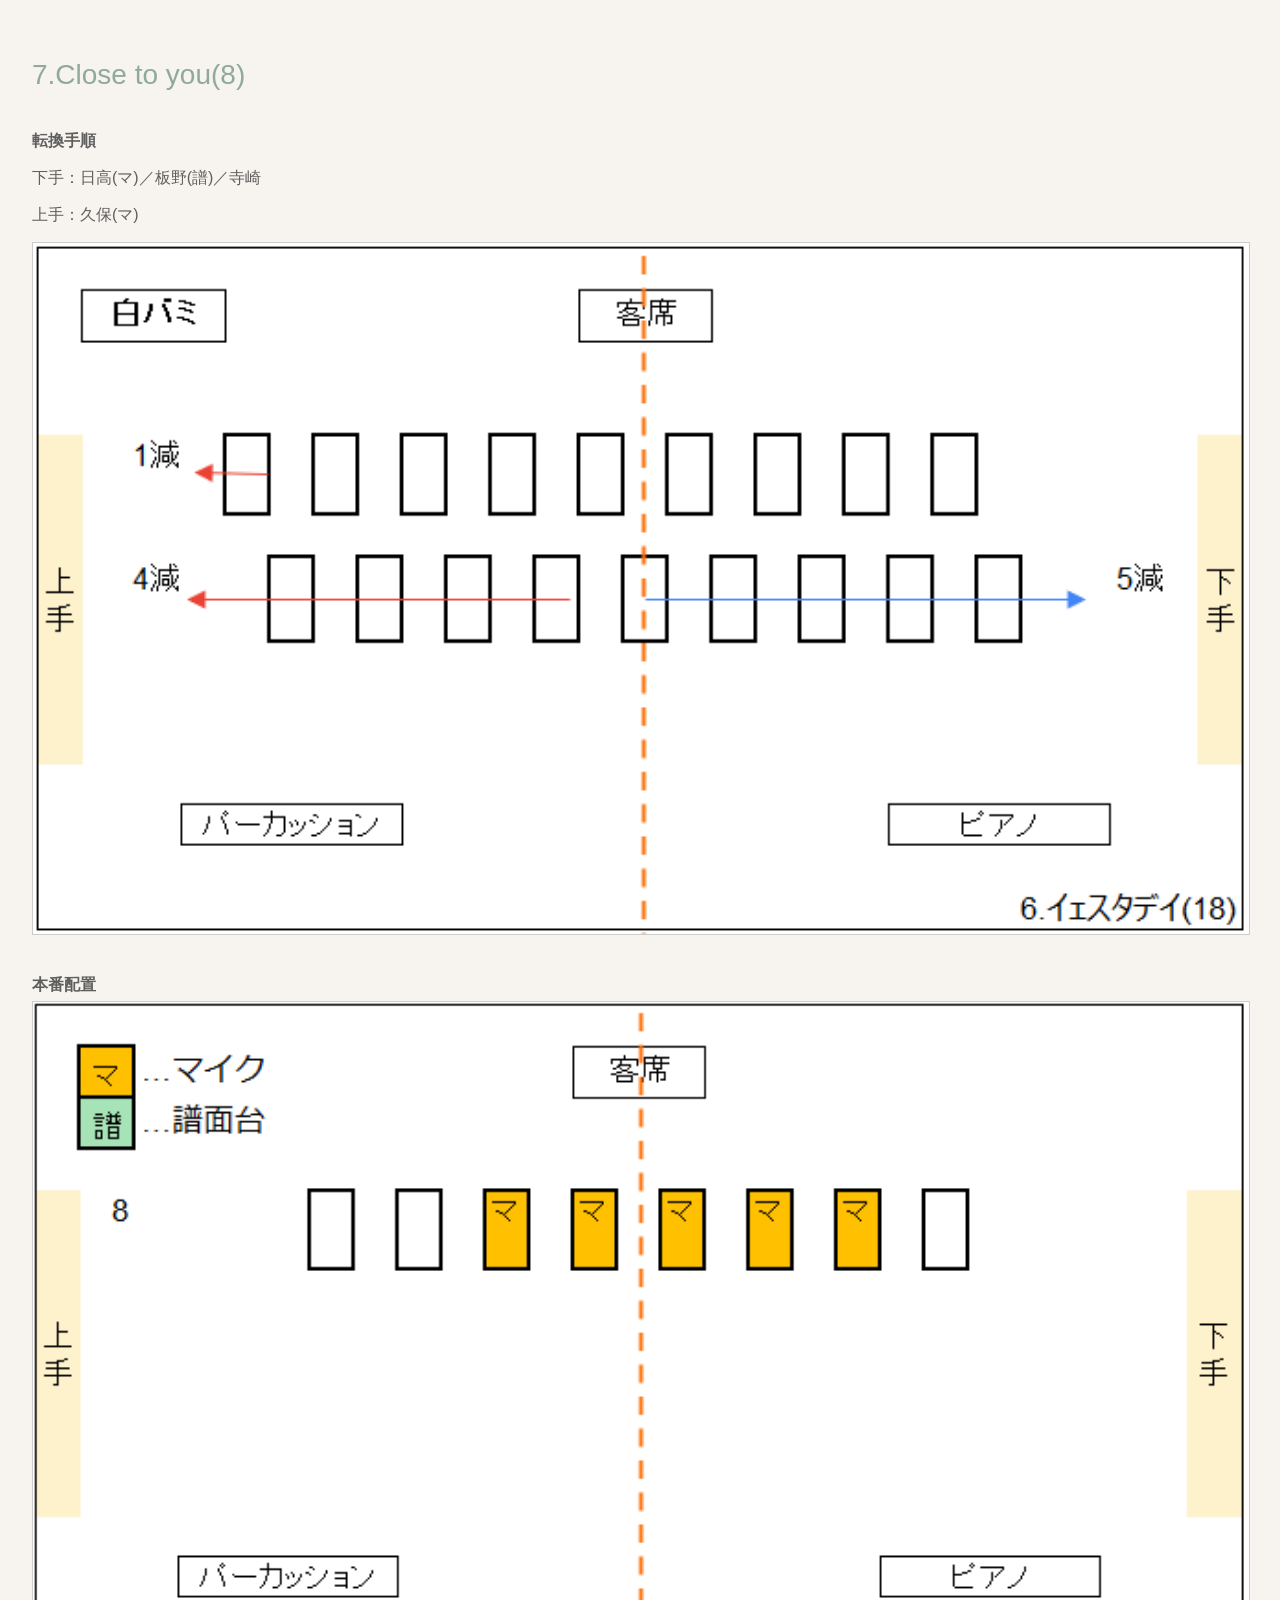
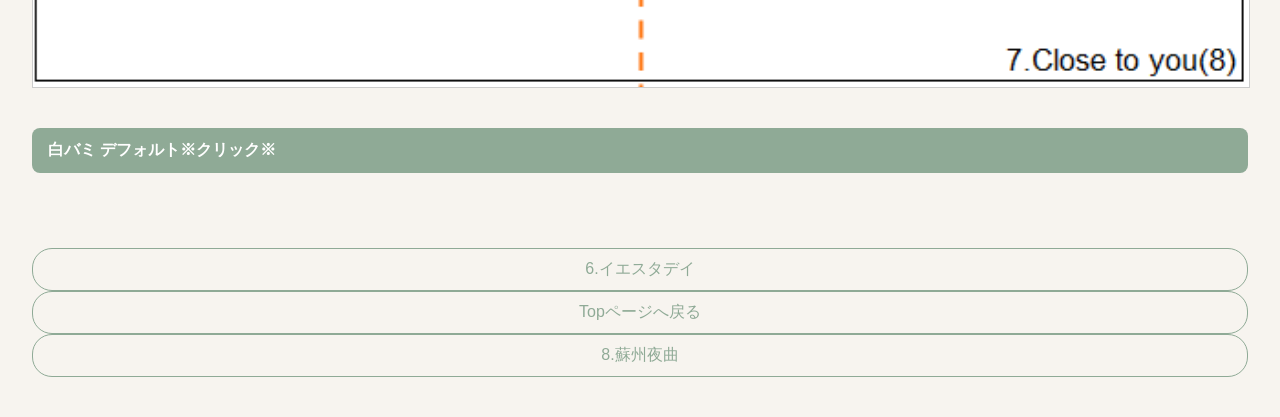
<file: no7.html>
<!DOCTYPE html>
<html lang="ja">
<head>
  <meta name="viewport" content="width=device-width, initial-scale=1.0">
  <meta charset="UTF-8">
  <title>2026Cocoro舞台 7.Close to you</title>
  <link rel="stylesheet" href="design.css">
</head>
  
<body>
  <h1>7.Close to you(8)</h1><!--※変更※-->
  <div class = "section">
    <div class = "label">転換手順</div>
    <p>下手：日高(マ)／板野(譜)／寺崎</p>
    <p>上手：久保(マ)</p>
    <img src = "image/7-1.png" alt = "転換手順"><!--※変更※-->
  </div>

  <br><br>

  <div class = "section">
    <div class = "label">本番配置</div>
    <img src = "image/7-2.png" alt = "本番配置"><!--※変更※-->
  </div>

  <br><br>

  <div class = "section">
    <details>
      <summary class = "label">白バミ デフォルト※クリック※</summary>
      <img src = "image/b1.png" alt = "デフォルト">
    </details>
  </div>

  <br><br><br>
  
<nav class="pagechange">
  <a href ="no6.html" >6.イエスタデイ</a><!--※変更※-->
  <a href ="index.html" >Topページへ戻る</a>
  <a href ="no8.html" >8.蘇州夜曲</a><!--※変更※-->
</nav>

</body>
</html>
</file>
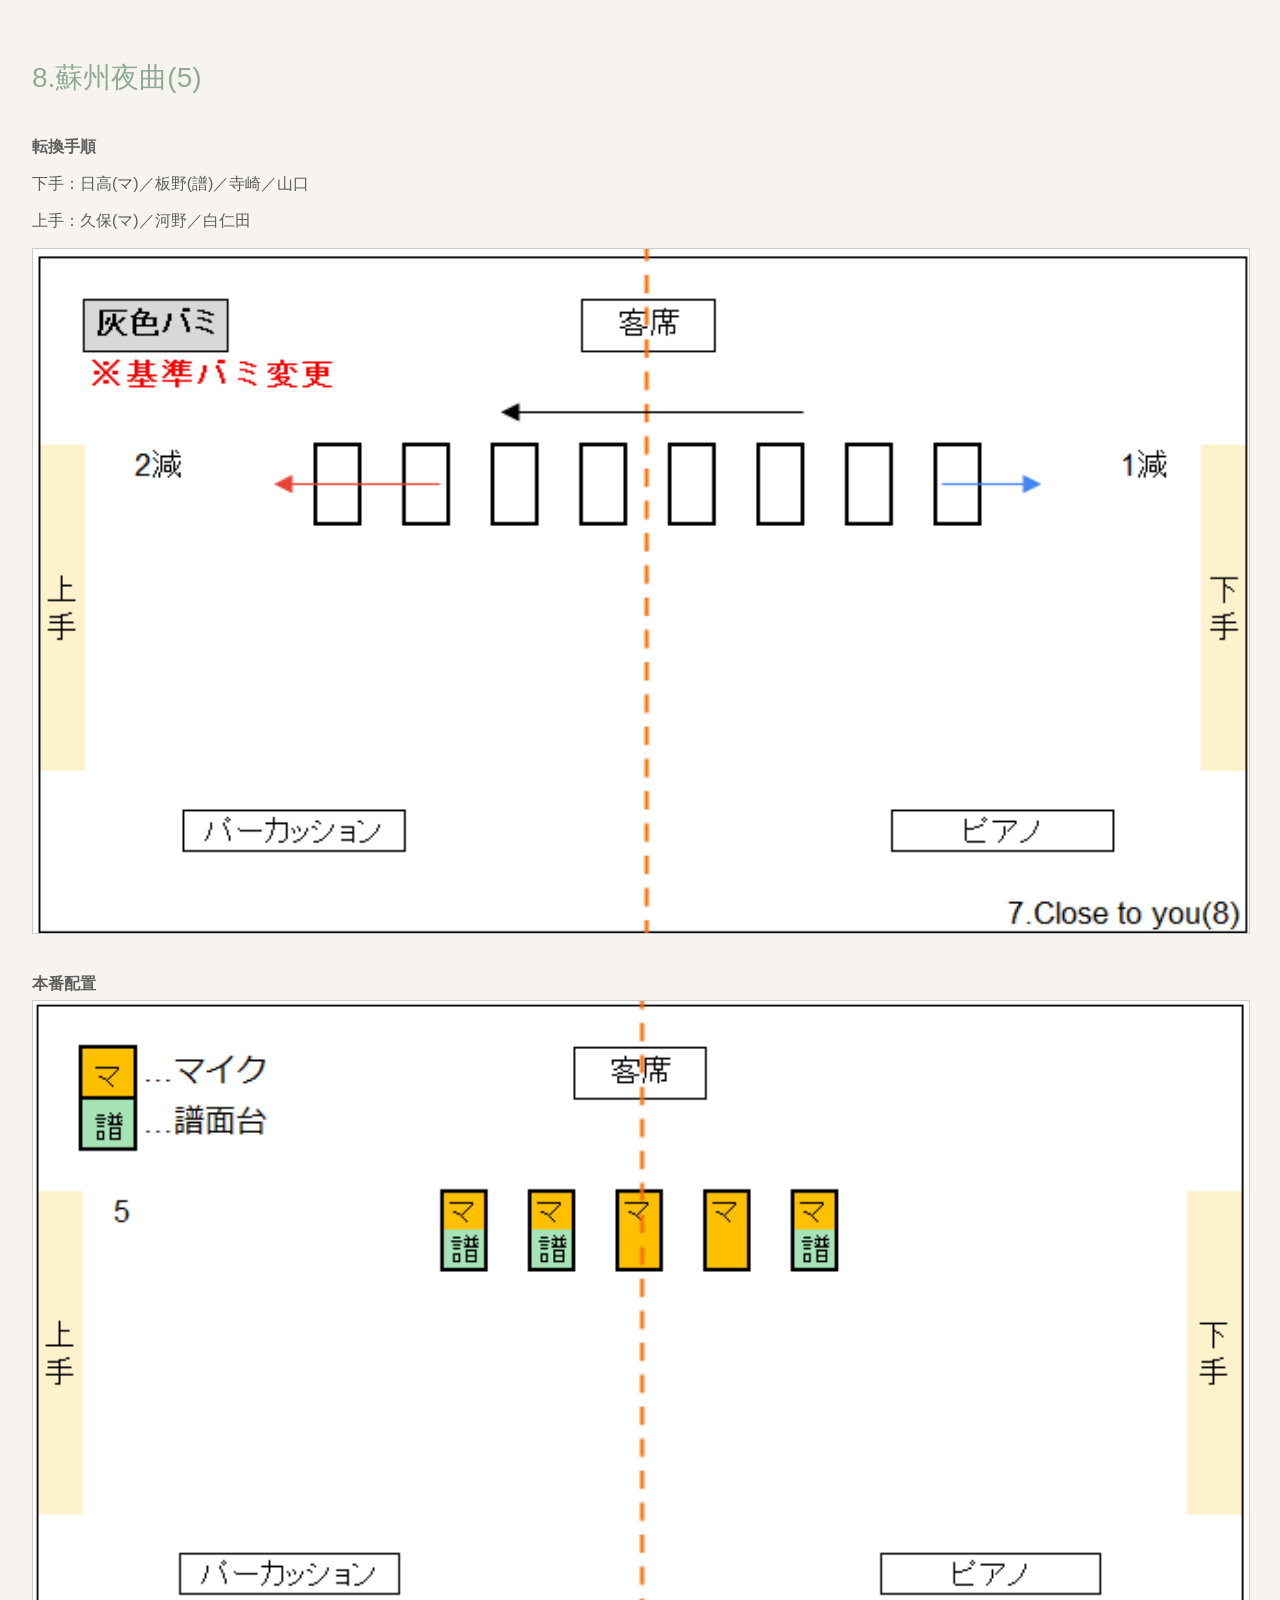
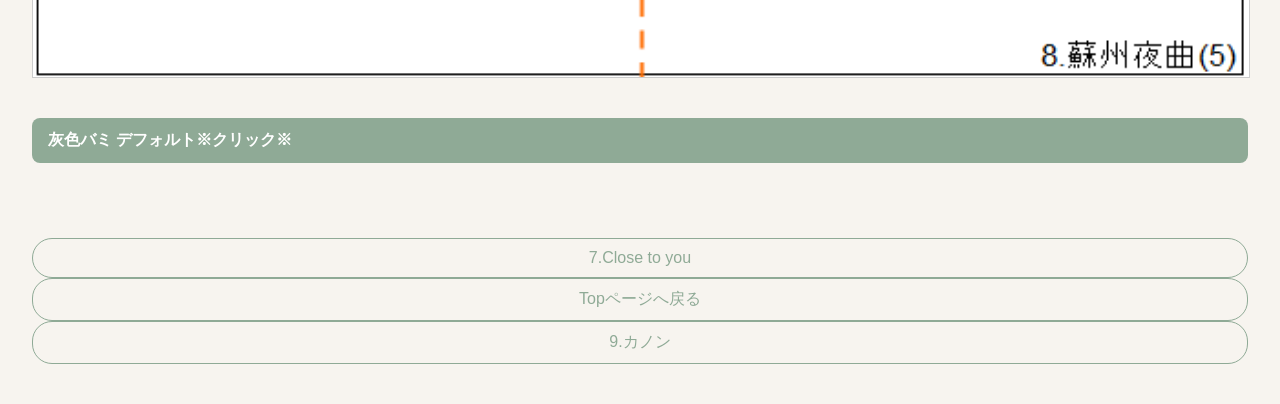
<file: no8.html>
<!DOCTYPE html>
<html lang="ja">
<head>
  <meta name="viewport" content="width=device-width, initial-scale=1.0">
  <meta charset="UTF-8">
  <title>2026Cocoro舞台 8.蘇州夜曲</title>
  <link rel="stylesheet" href="design.css">
</head>
  
<body>
  <h1>8.蘇州夜曲(5)</h1><!--※変更※-->
  <div class = "section">
    <div class = "label">転換手順</div>
    <p>下手：日高(マ)／板野(譜)／寺崎／山口</p>
    <p>上手：久保(マ)／河野／白仁田</p>
    <img src = "image/8-1.png" alt = "転換手順"><!--※変更※-->
  </div>

  <br><br>

  <div class = "section">
    <div class = "label">本番配置</div>
    <img src = "image/8-2.png" alt = "本番配置"><!--※変更※-->
  </div>

  <br><br>

  <div class = "section">
    <details>
      <summary class = "label">灰色バミ デフォルト※クリック※</summary>
      <img src = "image/b2.png" alt = "デフォルト">
    </details>
  </div>

  <br><br><br>
  
<nav class="pagechange">
  <a href ="no7.html" >7.Close to you</a><!--※変更※-->
  <a href ="index.html" >Topページへ戻る</a>
  <a href ="no9.html" >9.カノン</a><!--※変更※-->
</nav>

</body>
</html>
</file>
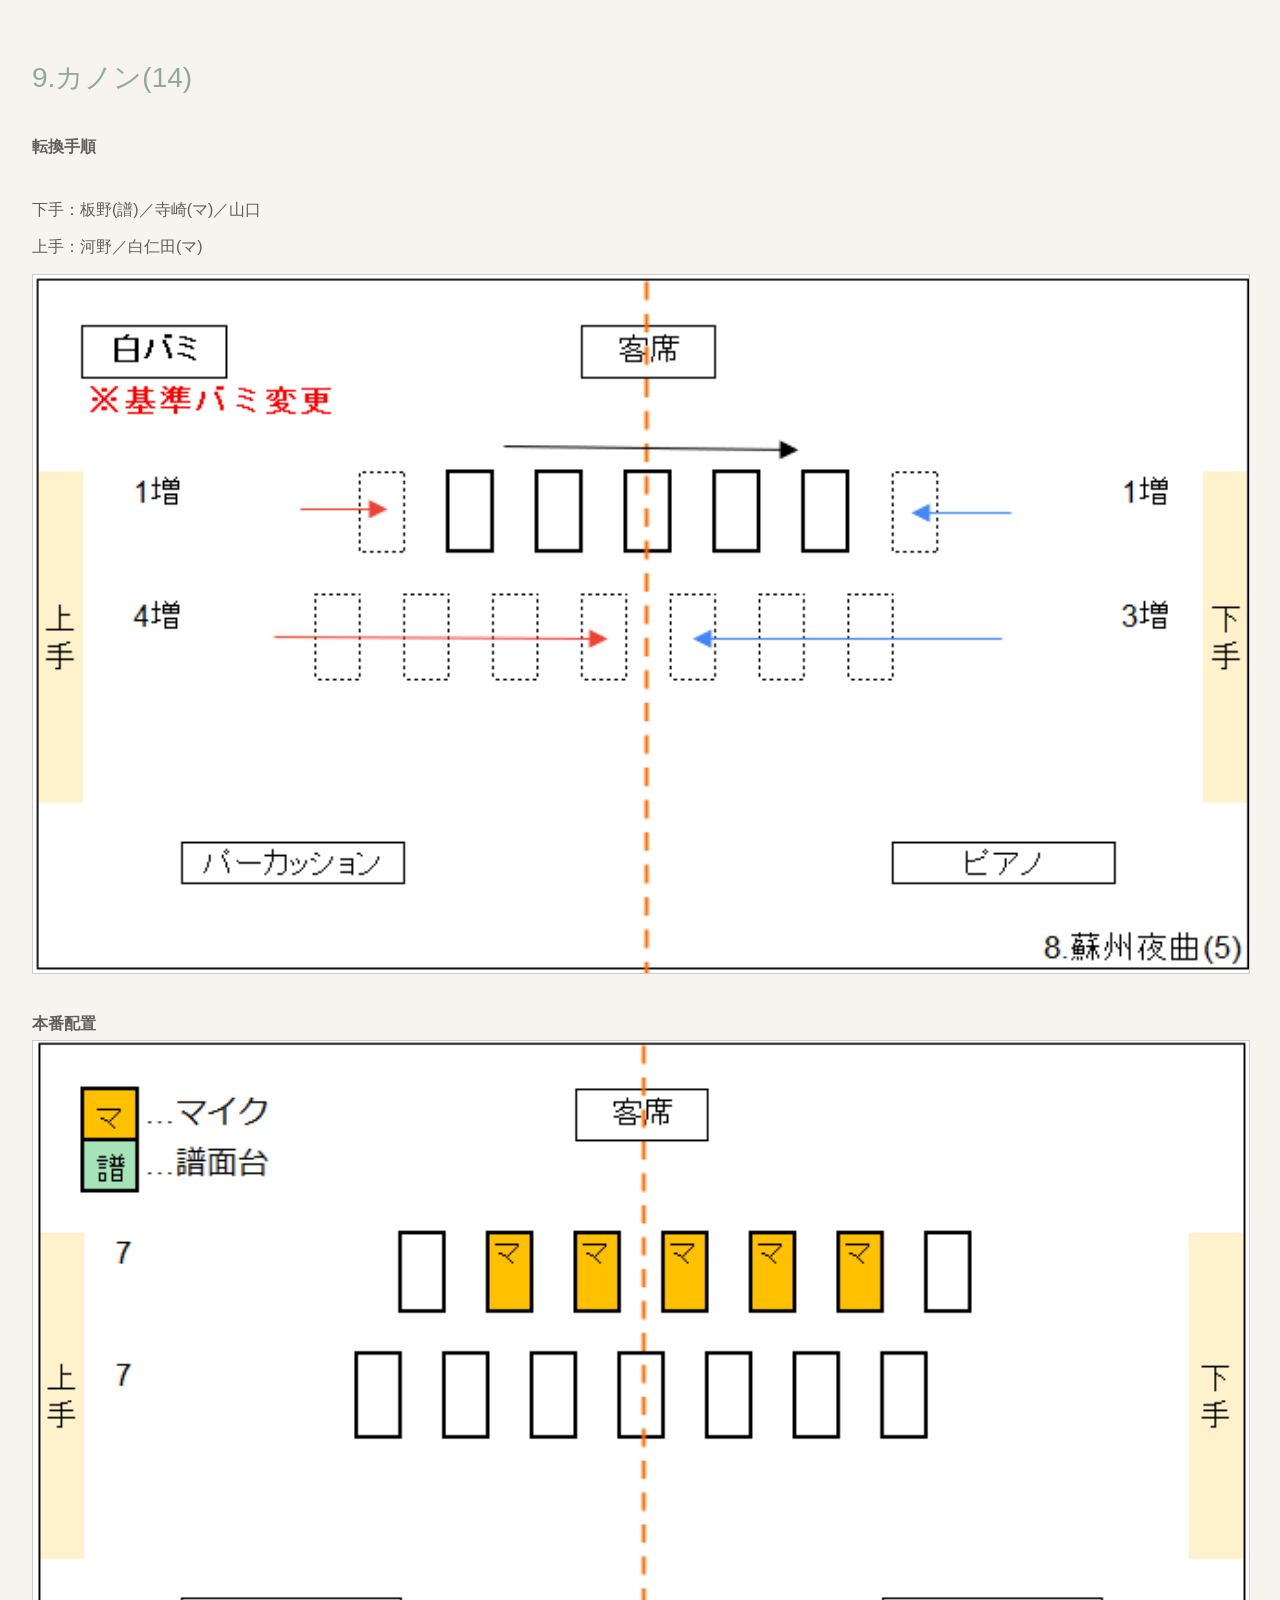
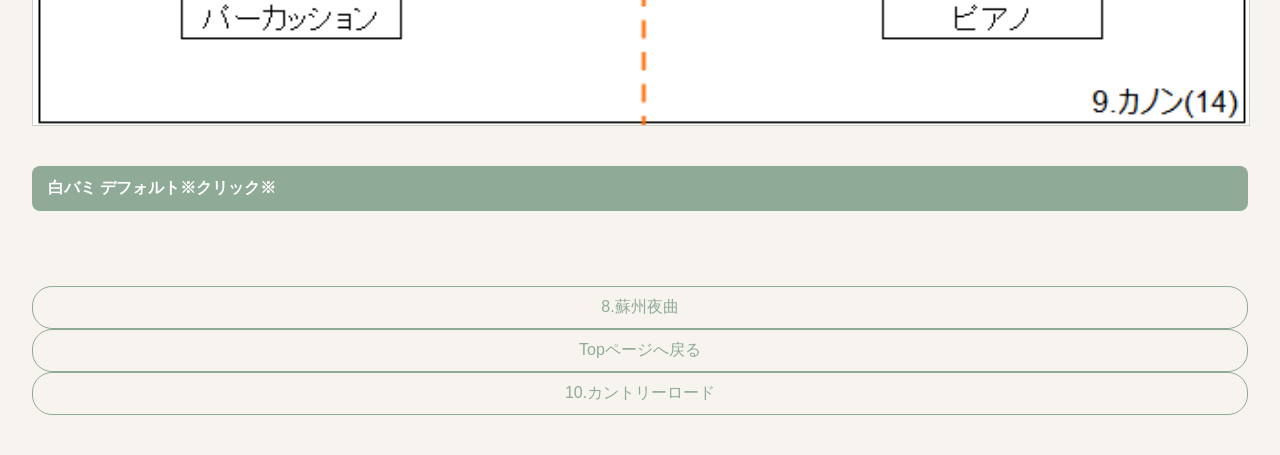
<file: no9.html>
<!DOCTYPE html>
<html lang="ja">
<head>
  <meta name="viewport" content="width=device-width, initial-scale=1.0">
  <meta charset="UTF-8">
  <title>2026Cocoro舞台 9.カノン</title>
  <link rel="stylesheet" href="design.css">
</head>
  
<body>
  <h1>9.カノン(14)</h1><!--※変更※-->
  <div class = "section">
    <div class = "label">転換手順</div>
  　<p>下手：板野(譜)／寺崎(マ)／山口</p>
    <p>上手：河野／白仁田(マ)</p>
    <img src = "image/9-1.png" alt = "転換手順"><!--※変更※-->
  </div>

  <br><br>

  <div class = "section">
    <div class = "label">本番配置</div>
    <img src = "image/9-2.png" alt = "本番配置"><!--※変更※-->
  </div>

  <br><br>

  <div class = "section">
    <details>
      <summary class = "label">白バミ デフォルト※クリック※</summary>
      <img src = "image/b1.png" alt = "デフォルト">
    </details>
  </div>

  <br><br><br>
  
<nav class="pagechange">
  <a href ="no8.html" >8.蘇州夜曲</a><!--※変更※-->
  <a href ="index.html" >Topページへ戻る</a>
  <a href ="no10.html" >10.カントリーロード</a><!--※変更※-->
</nav>

</body>
</html>
</file>
<file: design.css>
/*#f7f4ef 背景 　#8faa96 緑 アクセントカラー　#5f5f5f 文字*/

body {
  background-color: #f7f4ef;
  color: #5f5f5f;
  
  font-family:
  -apple-system,
  BlinkMacSystemFont,
  'Hiragino Maru Gothic ProN',
  'メイリオ',
  sans-serif;

  padding:32px 24px;
}

h1{
  font-size: 28px;
  font-weight: 500;

  margin-bottom: 40px;

  color: #8faa96;
}

.music-name a{
  width: 100%;
  line-height: 1.5;
  display: block;
  color: #5f5f5f;
  text-decoration: none;
  padding: 20px 4px;
  border-bottom: 1px solid #ddd8cf;
  transition:0.3s;
}

.music-name a:hover{
  color: #8faa96;
  padding-left: 12px;
}

.pagechange a {
  text-decoration: none;
  color: #8faa96;
  border: 1px solid #8faa96;
  padding: 10px 16px;
  border-radius:20px;
  transition: 0.3s;

  display: block;
  min-width: 140px;
  text-align: center;
}

@media(max-width: 600px){
  .pagechange {
    flex-direction: column;
    align-items: center;
  }
}

img {
  width: 100%;
  height: auto;
  border: 1px solid #ccc;
}

iframe {
  width: 100%;
  height: calc(100vw * 9 / 16); /* 画面幅から高さを計算 */
  aspect-ratio: 16 / 9;         /* スライドの縦横比を維持 */
  border: 1px solid #ccc;
  display: block;
}

.label {
  font-weight: bold;
  margin-bottom: 5px;
}

details{
  margin-bottom: 16px;
}

summary {
  display: block;
  cursor: pointer;
  background-color: #8faa96;
  color: white;
  padding: 12px 16px;
  border-radius: 8px;
  font-weight: bold;
  user-select: none;
  transition: 0.3s;
  }

summary:hover {
  background-color: #7c9f8a;
}

details[open] summary{
  background-color: #6f8f7c;
}

summary::-webkit-details-maker{
  display:none;
}
</file>
